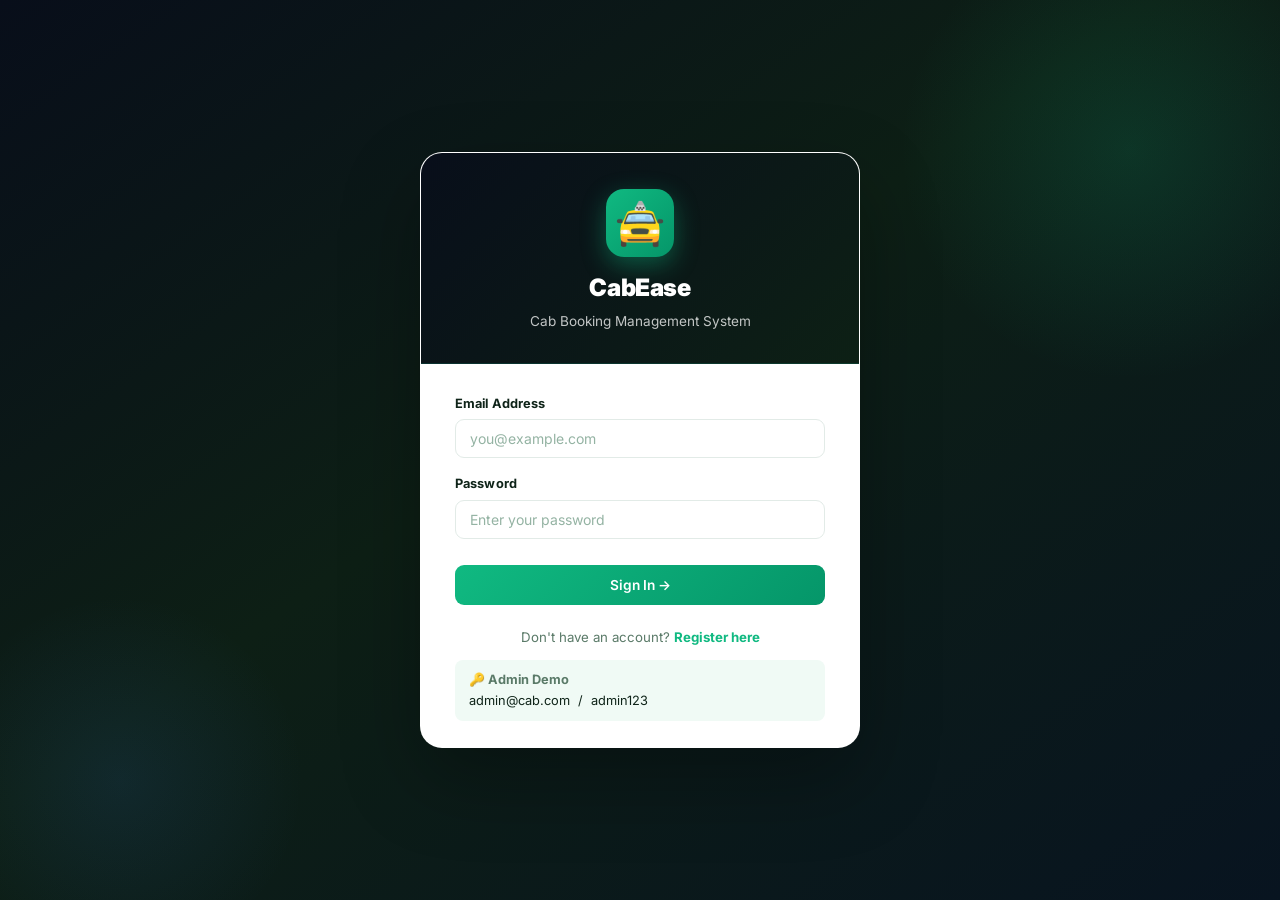
<file: index.html>
<!DOCTYPE html>
<html lang="en">

<head>
    <meta charset="UTF-8" />
    <meta name="viewport" content="width=device-width, initial-scale=1.0" />
    <title>CabEase — Login</title>
    <meta name="description" content="Login to CabEase Cab Booking System" />
    <link rel="stylesheet" href="style.css" />
</head>

<body>
    <div class="auth-page">
        <div class="auth-card">
            <div class="auth-header">
                <div class="auth-logo">🚖</div>
                <h1 class="auth-title">CabEase</h1>
                <p class="auth-subtitle">Cab Booking Management System</p>
            </div>
            <div class="auth-body">
                <div id="alertBox" class="alert alert-danger" style="display:none;"></div>
                <form id="loginForm" novalidate>
                    <div class="form-group">
                        <label for="email">Email Address</label>
                        <input type="email" id="email" placeholder="you@example.com" required autocomplete="email" />
                    </div>
                    <div class="form-group">
                        <label for="password">Password</label>
                        <input type="password" id="password" placeholder="Enter your password" required />
                    </div>
                    <button type="submit" class="btn btn-primary w-100 justify-center"
                        style="margin-top:10px;padding:12px;" id="loginBtn">
                        Sign In →
                    </button>
                </form>
            </div>
            <div class="auth-footer">
                Don't have an account? <a href="register.html">Register here</a>
                <br style="margin-bottom:8px;" />
                <div
                    style="background:#f0faf5;border-radius:8px;padding:10px 14px;margin-top:12px;text-align:left;font-size:.8rem;">
                    <span style="color:var(--text-muted);font-weight:700;">🔑 Admin Demo</span><br />
                    <span style="color:var(--text);">admin@cab.com &nbsp;/&nbsp; admin123</span>
                </div>
            </div>
        </div>
    </div>

    <script src="db.js"></script>
    <script src="auth.js"></script>
    <script>
        document.addEventListener('DOMContentLoaded', () => {
            Auth.redirectIfLoggedIn();
            document.getElementById('loginForm').addEventListener('submit', (e) => {
                e.preventDefault();
                const email = document.getElementById('email').value.trim();
                const password = document.getElementById('password').value;
                const alertBox = document.getElementById('alertBox');
                const btn = document.getElementById('loginBtn');

                alertBox.style.display = 'none';
                btn.textContent = 'Signing in…';
                btn.disabled = true;

                setTimeout(() => {
                    const result = Auth.login(email, password);
                    if (result.success) {
                        const user = result.user;
                        window.location.href = user.role === 'admin' ? 'admin-dashboard.html' : 'book-cab.html';
                    } else {
                        alertBox.textContent = result.message;
                        alertBox.style.display = 'flex';
                        btn.textContent = 'Sign In →';
                        btn.disabled = false;
                    }
                }, 300);
            });
        });
    </script>
</body>

</html>


<!-- comments -->
</file>
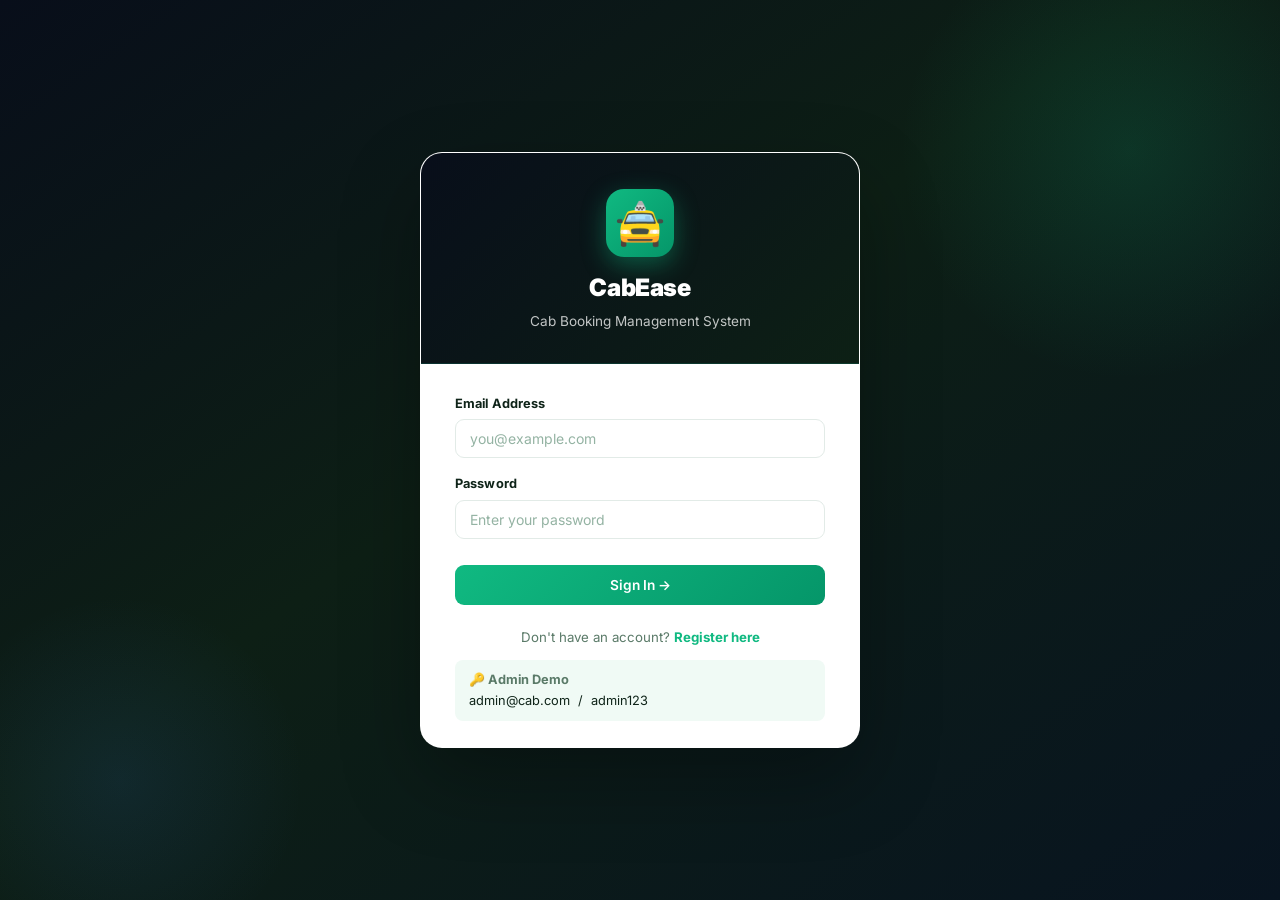
<file: admin-bookings.html>
<!DOCTYPE html>
<html lang="en">

<head>
    <meta charset="UTF-8" />
    <meta name="viewport" content="width=device-width, initial-scale=1.0" />
    <title>CabEase — Manage Bookings</title>
    <meta name="description" content="Admin page to manage and assign cab bookings" />
    <link rel="stylesheet" href="style.css" />
</head>

<body>
    <div class="app-shell">
        <aside id="sidebar"></aside>
        <div class="main-content">
            <header id="topbar"></header>
            <main class="page-body">
                <div class="section-header">
                    <h2 class="section-title">Manage Bookings</h2>
                    <select id="filterStatus" class="btn btn-outline"
                        style="padding:8px 14px;font-size:.82rem;cursor:pointer;">
                        <option value="">All Statuses</option>
                        <option value="Pending">Pending</option>
                        <option value="Assigned">Assigned</option>
                        <option value="Completed">Completed</option>
                    </select>
                </div>

                <div class="card">
                    <div class="table-wrapper">
                        <table>
                            <thead>
                                <tr>
                                    <th>#</th>
                                    <th>Customer</th>
                                    <th>Phone</th>
                                    <th>Pickup</th>
                                    <th>Drop</th>
                                    <th>Date</th>
                                    <th>Cab No.</th>
                                    <th>Driver</th>
                                    <th>Status</th>
                                    <th>Actions</th>
                                </tr>
                            </thead>
                            <tbody id="bookingsBody"></tbody>
                        </table>
                    </div>
                </div>
            </main>
        </div>
    </div>

    <!-- Edit Modal (same as dashboard) -->
    <div class="modal-overlay" id="editModal">
        <div class="modal">
            <div class="modal-header">
                <h3 class="modal-title">✏️ Edit Booking</h3>
                <button class="modal-close" onclick="closeModal()">✕</button>
            </div>
            <div class="modal-body">
                <input type="hidden" id="editId" />
                <div class="form-row">
                    <div class="form-group">
                        <label>Customer Name</label>
                        <input type="text" id="editCustomer" readonly style="background:#f8fafc;" />
                    </div>
                    <div class="form-group">
                        <label>Booking Date</label>
                        <input type="date" id="editDate" />
                    </div>
                </div>
                <div class="form-row">
                    <div class="form-group">
                        <label>Pickup Location</label>
                        <input type="text" id="editPickup" />
                    </div>
                    <div class="form-group">
                        <label>Drop Location</label>
                        <input type="text" id="editDrop" />
                    </div>
                </div>
                <div class="form-row">
                    <div class="form-group">
                        <label>Assign Cab</label>
                        <select id="editCab">
                            <option value="">— Select Cab —</option>
                        </select>
                    </div>
                    <div class="form-group">
                        <label>Assign Driver</label>
                        <select id="editDriver">
                            <option value="">— Select Driver —</option>
                        </select>
                    </div>
                </div>
                <div class="form-group">
                    <label>Status</label>
                    <select id="editStatus">
                        <option value="Pending">Pending</option>
                        <option value="Assigned">Assigned</option>
                        <option value="Completed">Completed</option>
                    </select>
                </div>
                <div id="modalAlert" class="alert" style="display:none;"></div>
            </div>
            <div class="modal-footer">
                <button class="btn btn-outline" onclick="closeModal()">Cancel</button>
                <button class="btn btn-primary" onclick="saveEdit()">💾 Save Changes</button>
            </div>
        </div>
    </div>

    <script src="db.js"></script>
    <script src="auth.js"></script>
    <script src="sidebar.js"></script>
    <script>
        document.addEventListener('DOMContentLoaded', () => {
            Auth.requireAuth('admin');
            Sidebar.render();
            Sidebar.renderTopbar('Manage Bookings');
            renderTable();
            document.getElementById('filterStatus').addEventListener('change', renderTable);
        });

        const statusClass = { Pending: 'pending', Assigned: 'assigned', Completed: 'completed' };

        function renderTable() {
            const filter = document.getElementById('filterStatus').value;
            let bookings = DB.getAll('bookings');
            if (filter) bookings = bookings.filter(b => b.status === filter);

            const tbody = document.getElementById('bookingsBody');
            if (!bookings.length) {
                tbody.innerHTML = '<tr class="empty-row"><td colspan="10">No bookings found.</td></tr>';
                return;
            }
            tbody.innerHTML = bookings.map((b, i) => `
        <tr>
          <td class="text-muted text-sm">${i + 1}</td>
          <td class="fw-600">${b.customer_name}</td>
          <td class="text-muted">${b.phone}</td>
          <td title="${b.pickup_location}" style="max-width:130px;overflow:hidden;text-overflow:ellipsis;white-space:nowrap;">${b.pickup_location}</td>
          <td title="${b.drop_location}" style="max-width:130px;overflow:hidden;text-overflow:ellipsis;white-space:nowrap;">${b.drop_location}</td>
          <td>${b.booking_date}</td>
          <td>${b.cab_number || '<span class="text-muted">—</span>'}</td>
          <td>${b.driver_name || '<span class="text-muted">—</span>'}</td>
          <td><span class="badge badge-${statusClass[b.status] || 'pending'}">${b.status}</span></td>
          <td>
            <button class="btn btn-sm btn-outline" onclick="openEdit('${b.id}')">✏️ Edit</button>
            <button class="btn btn-sm btn-danger" onclick="deleteBooking('${b.id}')" style="margin-left:6px;">🗑</button>
          </td>
        </tr>
      `).join('');
        }

        function deleteBooking(id) {
            if (!confirm('Delete this booking?')) return;
            DB.remove('bookings', id);
            renderTable();
        }

        function openEdit(id) {
            const b = DB.getById('bookings', id);
            if (!b) return;
            document.getElementById('editId').value = b.id;
            document.getElementById('editCustomer').value = b.customer_name;
            document.getElementById('editDate').value = b.booking_date;
            document.getElementById('editPickup').value = b.pickup_location;
            document.getElementById('editDrop').value = b.drop_location;
            document.getElementById('editStatus').value = b.status;

            const cabs = DB.getAll('cabs');
            document.getElementById('editCab').innerHTML =
                '<option value="">— Select Cab —</option>' +
                cabs.map(c => `<option value="${c.cab_number}" ${c.cab_number === b.cab_number ? 'selected' : ''}>${c.cab_number} (${c.cab_type})</option>`).join('');

            const drivers = DB.getAll('drivers');
            document.getElementById('editDriver').innerHTML =
                '<option value="">— Select Driver —</option>' +
                drivers.map(d => `<option value="${d.driver_name}" ${d.driver_name === b.driver_name ? 'selected' : ''}>${d.driver_name}</option>`).join('');

            document.getElementById('modalAlert').style.display = 'none';
            document.getElementById('editModal').classList.add('open');
        }

        function closeModal() { document.getElementById('editModal').classList.remove('open'); }

        function saveEdit() {
            const id = document.getElementById('editId').value;
            const pickup = document.getElementById('editPickup').value.trim();
            const drop = document.getElementById('editDrop').value.trim();
            const date = document.getElementById('editDate').value;

            if (!pickup || !drop || !date) {
                const a = document.getElementById('modalAlert');
                a.className = 'alert alert-danger';
                a.textContent = 'Pickup, Drop, and Date are required.';
                a.style.display = 'flex';
                return;
            }
            DB.update('bookings', id, {
                pickup_location: pickup,
                drop_location: drop,
                booking_date: date,
                cab_number: document.getElementById('editCab').value,
                driver_name: document.getElementById('editDriver').value,
                status: document.getElementById('editStatus').value,
            });
            closeModal();
            renderTable();
        }

        document.getElementById('editModal').addEventListener('click', e => { if (e.target === e.currentTarget) closeModal(); });
    </script>
</body>

</html>
</file>
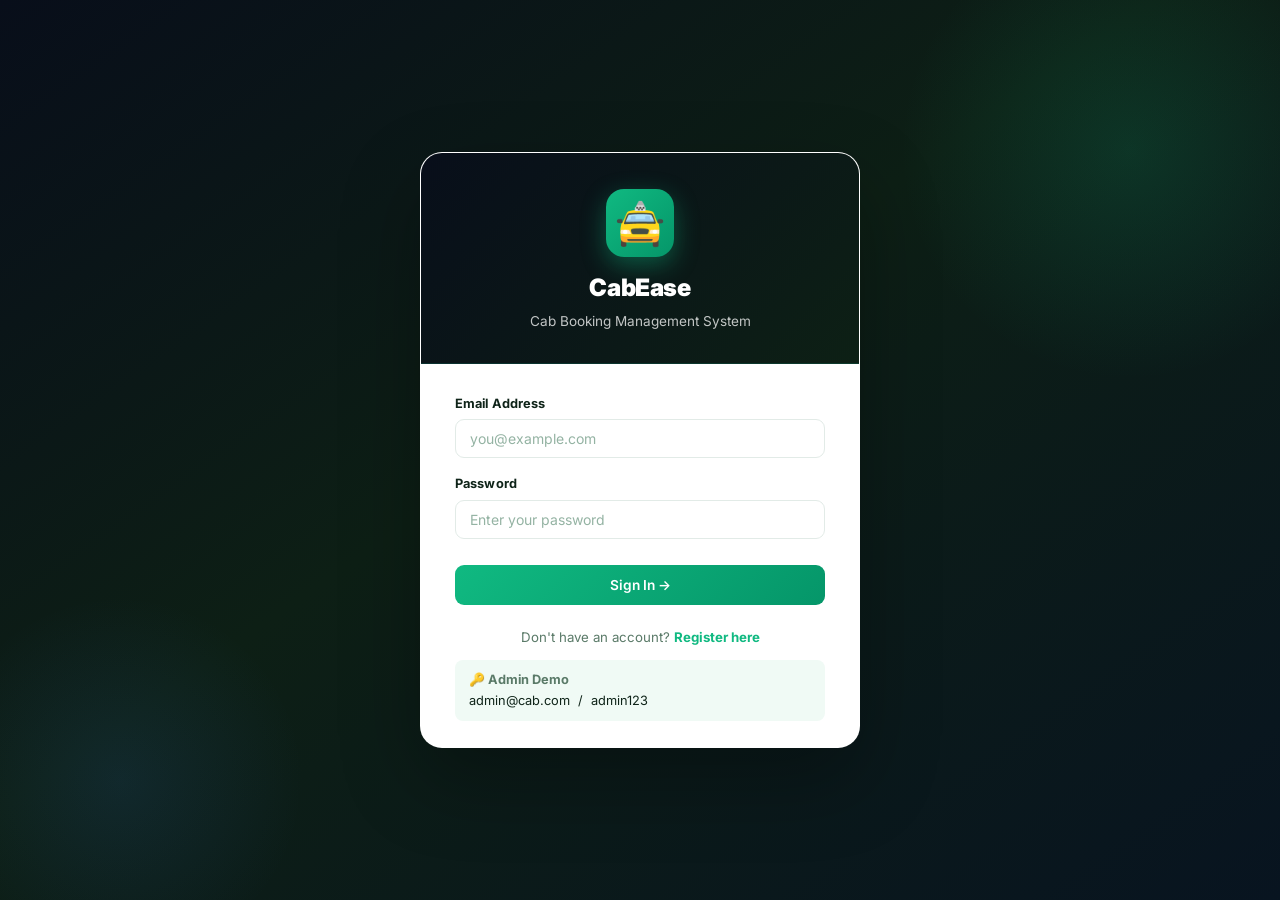
<file: admin-cabs.html>
<!DOCTYPE html>
<html lang="en">

<head>
    <meta charset="UTF-8" />
    <meta name="viewport" content="width=device-width, initial-scale=1.0" />
    <title>CabEase — Manage Cabs</title>
    <meta name="description" content="Admin page to add and manage cabs" />
    <link rel="stylesheet" href="style.css" />
</head>

<body>
    <div class="app-shell">
        <aside id="sidebar"></aside>
        <div class="main-content">
            <header id="topbar"></header>
            <main class="page-body">
                <div class="section-header">
                    <h2 class="section-title">Manage Cabs</h2>
                    <button class="btn btn-primary" onclick="openModal()">+ Add Cab</button>
                </div>

                <div class="card">
                    <div class="table-wrapper">
                        <table>
                            <thead>
                                <tr>
                                    <th>#</th>
                                    <th>Cab Number</th>
                                    <th>Cab Type</th>
                                    <th>Availability</th>
                                    <th>Actions</th>
                                </tr>
                            </thead>
                            <tbody id="cabsBody"></tbody>
                        </table>
                    </div>
                </div>
            </main>
        </div>
    </div>

    <!-- Add/Edit Cab Modal -->
    <div class="modal-overlay" id="cabModal">
        <div class="modal">
            <div class="modal-header">
                <h3 class="modal-title" id="modalTitle">Add Cab</h3>
                <button class="modal-close" onclick="closeModal()">✕</button>
            </div>
            <div class="modal-body">
                <input type="hidden" id="editId" />
                <div class="form-group">
                    <label for="cab_number">Cab Number <span style="color:var(--danger)">*</span></label>
                    <input type="text" id="cab_number" placeholder="e.g. KA01AB1234" />
                </div>
                <div class="form-row">
                    <div class="form-group">
                        <label for="cab_type">Cab Type <span style="color:var(--danger)">*</span></label>
                        <select id="cab_type">
                            <option value="Mini">Mini</option>
                            <option value="Sedan">Sedan</option>
                            <option value="SUV">SUV</option>
                        </select>
                    </div>
                    <div class="form-group">
                        <label for="availability">Availability</label>
                        <select id="availability">
                            <option value="Available">Available</option>
                            <option value="Not Available">Not Available</option>
                        </select>
                    </div>
                </div>
                <div id="modalAlert" class="alert" style="display:none;"></div>
            </div>
            <div class="modal-footer">
                <button class="btn btn-outline" onclick="closeModal()">Cancel</button>
                <button class="btn btn-primary" onclick="saveCab()">💾 Save Cab</button>
            </div>
        </div>
    </div>

    <script src="db.js"></script>
    <script src="auth.js"></script>
    <script src="sidebar.js"></script>
    <script>
        document.addEventListener('DOMContentLoaded', () => {
            Auth.requireAuth('admin');
            Sidebar.render();
            Sidebar.renderTopbar('Manage Cabs');
            renderTable();
        });

        function renderTable() {
            const cabs = DB.getAll('cabs');
            const tbody = document.getElementById('cabsBody');

            if (!cabs.length) {
                tbody.innerHTML = '<tr class="empty-row"><td colspan="5">No cabs found. Add your first cab!</td></tr>';
                return;
            }

            const availBadge = a => `<span class="badge badge-${a === 'Available' ? 'available' : 'not-available'}">${a}</span>`;
            const typeBadge = t => {
                const map = { Mini: 'blue', Sedan: 'assigned', SUV: 'orange' };
                return `<span class="badge badge-${map[t] || 'pending'}">${t}</span>`;
            };

            tbody.innerHTML = cabs.map((c, i) => `
        <tr>
          <td class="text-muted text-sm">${i + 1}</td>
          <td class="fw-600" style="font-family:monospace;letter-spacing:.5px;">${c.cab_number}</td>
          <td>${typeBadge(c.cab_type)}</td>
          <td>${availBadge(c.availability)}</td>
          <td>
            <button class="btn btn-sm btn-outline" onclick="openEditModal('${c.id}')">✏️ Edit</button>
            <button class="btn btn-sm btn-danger" onclick="deleteCab('${c.id}')" style="margin-left:6px;">🗑</button>
          </td>
        </tr>
      `).join('');
        }

        function openModal() {
            document.getElementById('editId').value = '';
            document.getElementById('cab_number').value = '';
            document.getElementById('cab_type').value = 'Mini';
            document.getElementById('availability').value = 'Available';
            document.getElementById('cab_number').removeAttribute('readonly');
            document.getElementById('modalTitle').textContent = 'Add Cab';
            document.getElementById('modalAlert').style.display = 'none';
            document.getElementById('cabModal').classList.add('open');
        }

        function openEditModal(id) {
            const c = DB.getById('cabs', id);
            if (!c) return;
            document.getElementById('editId').value = c.id;
            document.getElementById('cab_number').value = c.cab_number;
            document.getElementById('cab_type').value = c.cab_type;
            document.getElementById('availability').value = c.availability;
            // Don't allow changing cab number on edit
            document.getElementById('cab_number').setAttribute('readonly', true);
            document.getElementById('modalTitle').textContent = 'Edit Cab';
            document.getElementById('modalAlert').style.display = 'none';
            document.getElementById('cabModal').classList.add('open');
        }

        function closeModal() { document.getElementById('cabModal').classList.remove('open'); }

        function saveCab() {
            const id = document.getElementById('editId').value;
            const cab_number = document.getElementById('cab_number').value.trim();
            const cab_type = document.getElementById('cab_type').value;
            const availability = document.getElementById('availability').value;

            if (!cab_number) {
                const a = document.getElementById('modalAlert');
                a.className = 'alert alert-danger';
                a.textContent = 'Cab number is required.';
                a.style.display = 'flex';
                return;
            }

            if (!id) {
                // Check duplicate cab number
                const existing = DB.findOne('cabs', c => c.cab_number === cab_number);
                if (existing) {
                    const a = document.getElementById('modalAlert');
                    a.className = 'alert alert-danger';
                    a.textContent = 'A cab with this number already exists.';
                    a.style.display = 'flex';
                    return;
                }
                DB.create('cabs', { cab_number, cab_type, availability });
            } else {
                DB.update('cabs', id, { cab_type, availability });
            }
            closeModal();
            renderTable();
        }

        function deleteCab(id) {
            if (!confirm('Delete this cab?')) return;
            DB.remove('cabs', id);
            renderTable();
        }

        document.getElementById('cabModal').addEventListener('click', e => { if (e.target === e.currentTarget) closeModal(); });
    </script>
</body>

</html>
</file>
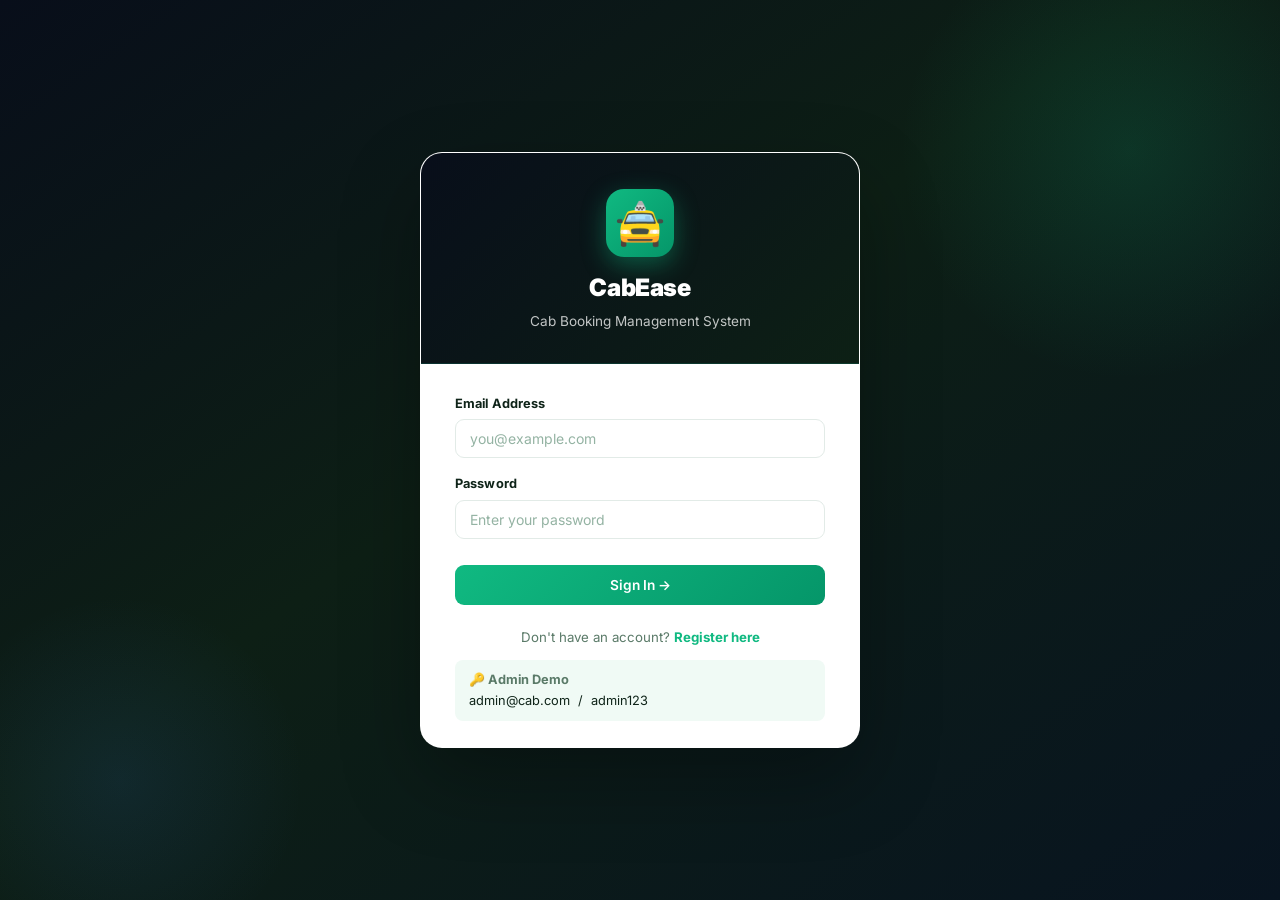
<file: admin-dashboard.html>
<!DOCTYPE html>
<html lang="en">

<head>
    <meta charset="UTF-8" />
    <meta name="viewport" content="width=device-width, initial-scale=1.0" />
    <title>CabEase — Admin Dashboard</title>
    <meta name="description" content="CabEase Admin Dashboard — manage all bookings" />
    <link rel="stylesheet" href="style.css" />
</head>

<body>
    <div class="app-shell">
        <aside id="sidebar"></aside>
        <div class="main-content">
            <header id="topbar"></header>
            <main class="page-body">

                <!-- KPI Cards -->
                <div class="kpi-grid" id="kpiGrid"></div>

                <!-- Bookings Table -->
                <div class="section-header">
                    <h2 class="section-title">All Bookings</h2>
                    <div style="display:flex;gap:10px;align-items:center;">
                        <select id="filterStatus" class="btn btn-outline"
                            style="padding:8px 14px;font-size:.82rem;cursor:pointer;">
                            <option value="">All Statuses</option>
                            <option value="Pending">Pending</option>
                            <option value="Assigned">Assigned</option>
                            <option value="Completed">Completed</option>
                        </select>
                    </div>
                </div>

                <div class="card">
                    <div class="table-wrapper">
                        <table>
                            <thead>
                                <tr>
                                    <th>#</th>
                                    <th>Customer</th>
                                    <th>Phone</th>
                                    <th>Pickup</th>
                                    <th>Drop</th>
                                    <th>Date</th>
                                    <th>Cab No.</th>
                                    <th>Driver</th>
                                    <th>Status</th>
                                    <th>Actions</th>
                                </tr>
                            </thead>
                            <tbody id="bookingsBody"></tbody>
                        </table>
                    </div>
                </div>

            </main>
        </div>
    </div>

    <!-- Edit Booking Modal -->
    <div class="modal-overlay" id="editModal">
        <div class="modal">
            <div class="modal-header">
                <h3 class="modal-title">✏️ Edit Booking</h3>
                <button class="modal-close" onclick="closeModal()">✕</button>
            </div>
            <div class="modal-body">
                <input type="hidden" id="editId" />
                <div class="form-row">
                    <div class="form-group">
                        <label>Customer Name</label>
                        <input type="text" id="editCustomer" readonly style="background:#f8fafc;" />
                    </div>
                    <div class="form-group">
                        <label>Booking Date</label>
                        <input type="date" id="editDate" />
                    </div>
                </div>
                <div class="form-row">
                    <div class="form-group">
                        <label>Pickup Location</label>
                        <input type="text" id="editPickup" />
                    </div>
                    <div class="form-group">
                        <label>Drop Location</label>
                        <input type="text" id="editDrop" />
                    </div>
                </div>
                <div class="form-row">
                    <div class="form-group">
                        <label>Assign Cab</label>
                        <select id="editCab">
                            <option value="">— Select Cab —</option>
                        </select>
                    </div>
                    <div class="form-group">
                        <label>Assign Driver</label>
                        <select id="editDriver">
                            <option value="">— Select Driver —</option>
                        </select>
                    </div>
                </div>
                <div class="form-group">
                    <label>Status</label>
                    <select id="editStatus">
                        <option value="Pending">Pending</option>
                        <option value="Assigned">Assigned</option>
                        <option value="Completed">Completed</option>
                    </select>
                </div>
                <div id="modalAlert" class="alert" style="display:none;"></div>
            </div>
            <div class="modal-footer">
                <button class="btn btn-outline" onclick="closeModal()">Cancel</button>
                <button class="btn btn-primary" onclick="saveEdit()">💾 Save Changes</button>
            </div>
        </div>
    </div>

    <script src="db.js"></script>
    <script src="auth.js"></script>
    <script src="sidebar.js"></script>
    <script>
        document.addEventListener('DOMContentLoaded', () => {
            Auth.requireAuth('admin');
            Sidebar.render();
            Sidebar.renderTopbar('Dashboard');

            renderKPIs();
            renderTable();

            document.getElementById('filterStatus').addEventListener('change', renderTable);
        });

        function renderKPIs() {
            const bookings = DB.getAll('bookings');
            const payments = DB.getAll('payments');
            const revenue = payments.filter(p => p.payment_status === 'Paid').reduce((s, p) => s + Number(p.amount || 0), 0);

            document.getElementById('kpiGrid').innerHTML = `
        <div class="kpi-card">
          <div class="kpi-icon purple">📋</div>
          <div>
            <div class="kpi-value">${bookings.length}</div>
            <div class="kpi-label">Total Bookings</div>
          </div>
        </div>
        <div class="kpi-card">
          <div class="kpi-icon orange">⏳</div>
          <div>
            <div class="kpi-value">${bookings.filter(b => b.status === 'Pending').length}</div>
            <div class="kpi-label">Pending</div>
          </div>
        </div>
        <div class="kpi-card">
          <div class="kpi-icon green">✅</div>
          <div>
            <div class="kpi-value">${bookings.filter(b => b.status === 'Completed').length}</div>
            <div class="kpi-label">Completed</div>
          </div>
        </div>
        <div class="kpi-card">
          <div class="kpi-icon blue">💰</div>
          <div>
            <div class="kpi-value">₹${revenue.toLocaleString('en-IN')}</div>
            <div class="kpi-label">Revenue Collected</div>
          </div>
        </div>
      `;
        }

        function renderTable() {
            const filter = document.getElementById('filterStatus').value;
            let bookings = DB.getAll('bookings');
            if (filter) bookings = bookings.filter(b => b.status === filter);

            const statusClass = { Pending: 'pending', Assigned: 'assigned', Completed: 'completed' };
            const tbody = document.getElementById('bookingsBody');

            if (!bookings.length) {
                tbody.innerHTML = '<tr class="empty-row"><td colspan="10">No bookings found.</td></tr>';
                return;
            }

            tbody.innerHTML = bookings.map((b, i) => `
        <tr>
          <td class="text-muted text-sm">${i + 1}</td>
          <td class="fw-600">${b.customer_name}</td>
          <td class="text-muted">${b.phone}</td>
          <td style="max-width:140px;overflow:hidden;text-overflow:ellipsis;white-space:nowrap;" title="${b.pickup_location}">${b.pickup_location}</td>
          <td style="max-width:140px;overflow:hidden;text-overflow:ellipsis;white-space:nowrap;" title="${b.drop_location}">${b.drop_location}</td>
          <td>${b.booking_date}</td>
          <td>${b.cab_number || '<span class="text-muted">—</span>'}</td>
          <td>${b.driver_name || '<span class="text-muted">—</span>'}</td>
          <td><span class="badge badge-${statusClass[b.status] || 'pending'}">${b.status}</span></td>
          <td>
            <button class="btn btn-sm btn-outline" onclick="openEdit('${b.id}')">✏️ Edit</button>
          </td>
        </tr>
      `).join('');
        }

        function openEdit(id) {
            const b = DB.getById('bookings', id);
            if (!b) return;

            document.getElementById('editId').value = b.id;
            document.getElementById('editCustomer').value = b.customer_name;
            document.getElementById('editDate').value = b.booking_date;
            document.getElementById('editPickup').value = b.pickup_location;
            document.getElementById('editDrop').value = b.drop_location;
            document.getElementById('editStatus').value = b.status;

            // Populate cabs
            const cabs = DB.getAll('cabs');
            document.getElementById('editCab').innerHTML =
                '<option value="">— Select Cab —</option>' +
                cabs.map(c => `<option value="${c.cab_number}" ${c.cab_number === b.cab_number ? 'selected' : ''}>${c.cab_number} (${c.cab_type})</option>`).join('');

            // Populate drivers
            const drivers = DB.getAll('drivers');
            document.getElementById('editDriver').innerHTML =
                '<option value="">— Select Driver —</option>' +
                drivers.map(d => `<option value="${d.driver_name}" ${d.driver_name === b.driver_name ? 'selected' : ''}>${d.driver_name}</option>`).join('');

            document.getElementById('modalAlert').style.display = 'none';
            document.getElementById('editModal').classList.add('open');
        }

        function closeModal() {
            document.getElementById('editModal').classList.remove('open');
        }

        function saveEdit() {
            const id = document.getElementById('editId').value;
            const pickup = document.getElementById('editPickup').value.trim();
            const drop = document.getElementById('editDrop').value.trim();
            const date = document.getElementById('editDate').value;
            const cab = document.getElementById('editCab').value;
            const driver = document.getElementById('editDriver').value;
            const status = document.getElementById('editStatus').value;

            if (!pickup || !drop || !date) {
                const alertEl = document.getElementById('modalAlert');
                alertEl.className = 'alert alert-danger';
                alertEl.textContent = 'Pickup, Drop, and Date are required.';
                alertEl.style.display = 'flex';
                return;
            }

            DB.update('bookings', id, {
                pickup_location: pickup,
                drop_location: drop,
                booking_date: date,
                cab_number: cab,
                driver_name: driver,
                status
            });

            closeModal();
            renderKPIs();
            renderTable();
        }

        // Close modal on overlay click
        document.getElementById('editModal').addEventListener('click', (e) => {
            if (e.target === e.currentTarget) closeModal();
        });
    </script>
</body>

</html>
</file>
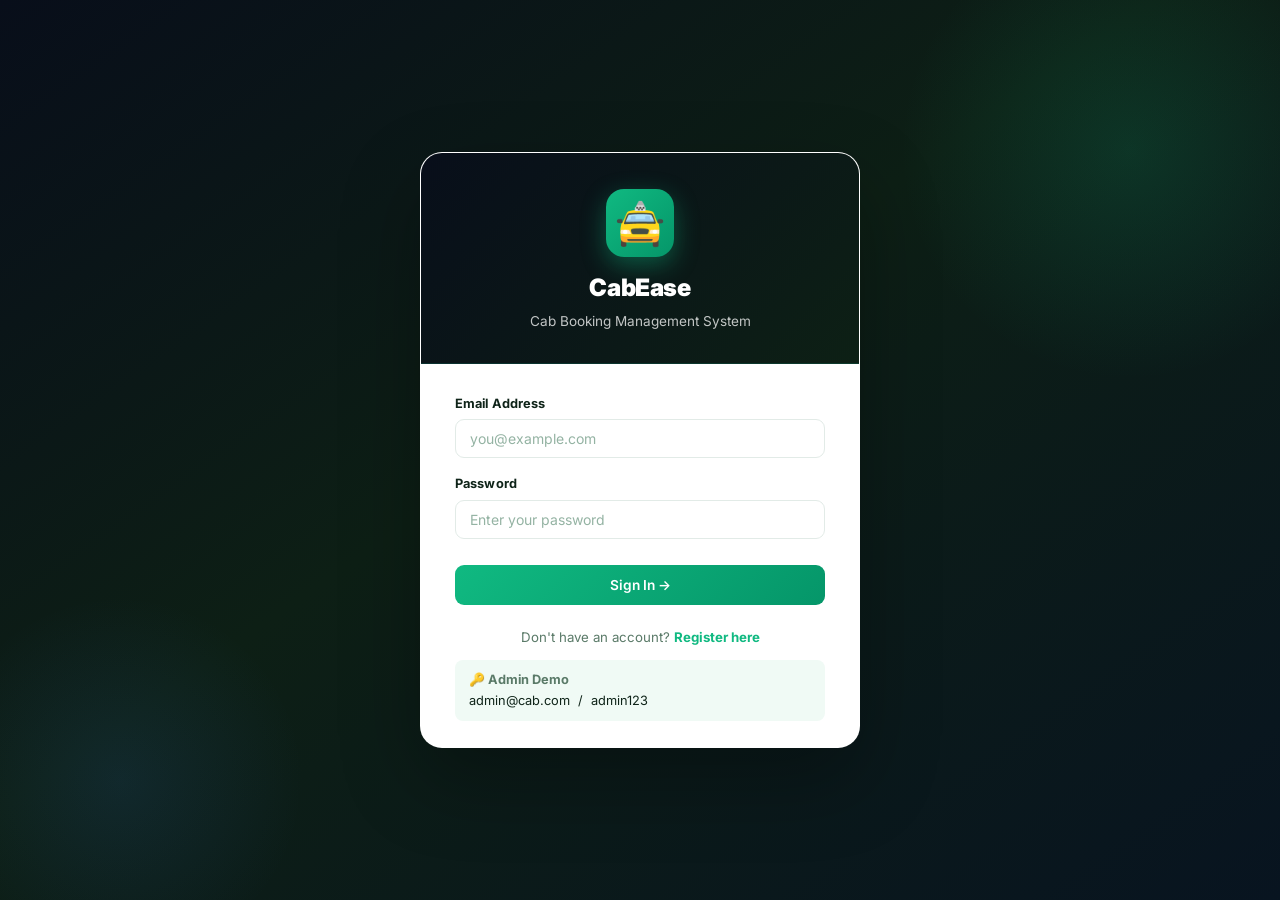
<file: admin-drivers.html>
<!DOCTYPE html>
<html lang="en">

<head>
    <meta charset="UTF-8" />
    <meta name="viewport" content="width=device-width, initial-scale=1.0" />
    <title>CabEase — Manage Drivers</title>
    <meta name="description" content="Admin page to add and manage cab drivers" />
    <link rel="stylesheet" href="style.css" />
</head>

<body>
    <div class="app-shell">
        <aside id="sidebar"></aside>
        <div class="main-content">
            <header id="topbar"></header>
            <main class="page-body">
                <div class="section-header">
                    <h2 class="section-title">Manage Drivers</h2>
                    <button class="btn btn-primary" onclick="openModal()">+ Add Driver</button>
                </div>

                <div class="card">
                    <div class="table-wrapper">
                        <table>
                            <thead>
                                <tr>
                                    <th>#</th>
                                    <th>Driver Name</th>
                                    <th>Phone</th>
                                    <th>License No.</th>
                                    <th>Cab Number</th>
                                    <th>Status</th>
                                    <th>Actions</th>
                                </tr>
                            </thead>
                            <tbody id="driversBody"></tbody>
                        </table>
                    </div>
                </div>
            </main>
        </div>
    </div>

    <!-- Add/Edit Driver Modal -->
    <div class="modal-overlay" id="driverModal">
        <div class="modal">
            <div class="modal-header">
                <h3 class="modal-title" id="modalTitle">Add Driver</h3>
                <button class="modal-close" onclick="closeModal()">✕</button>
            </div>
            <div class="modal-body">
                <input type="hidden" id="editId" />
                <div class="form-row">
                    <div class="form-group">
                        <label for="driver_name">Driver Name <span style="color:var(--danger)">*</span></label>
                        <input type="text" id="driver_name" placeholder="Full name" />
                    </div>
                    <div class="form-group">
                        <label for="phone">Phone <span style="color:var(--danger)">*</span></label>
                        <input type="text" id="phone" placeholder="10-digit number" />
                    </div>
                </div>
                <div class="form-row">
                    <div class="form-group">
                        <label for="license_no">License Number <span style="color:var(--danger)">*</span></label>
                        <input type="text" id="license_no" placeholder="e.g. DL012345" />
                    </div>
                    <div class="form-group">
                        <label for="cab_number">Cab Number</label>
                        <select id="cab_number">
                            <option value="">— Select Cab —</option>
                        </select>
                    </div>
                </div>
                <div class="form-group">
                    <label for="status">Status</label>
                    <select id="status">
                        <option value="Available">Available</option>
                        <option value="Busy">Busy</option>
                    </select>
                </div>
                <div id="modalAlert" class="alert" style="display:none;"></div>
            </div>
            <div class="modal-footer">
                <button class="btn btn-outline" onclick="closeModal()">Cancel</button>
                <button class="btn btn-primary" onclick="saveDriver()">💾 Save Driver</button>
            </div>
        </div>
    </div>

    <script src="db.js"></script>
    <script src="auth.js"></script>
    <script src="sidebar.js"></script>
    <script>
        document.addEventListener('DOMContentLoaded', () => {
            Auth.requireAuth('admin');
            Sidebar.render();
            Sidebar.renderTopbar('Manage Drivers');
            renderTable();
        });

        function renderTable() {
            const drivers = DB.getAll('drivers');
            const tbody = document.getElementById('driversBody');

            if (!drivers.length) {
                tbody.innerHTML = '<tr class="empty-row"><td colspan="7">No drivers found. Add your first driver!</td></tr>';
                return;
            }

            const statusBadge = s => `<span class="badge badge-${s === 'Available' ? 'available' : 'busy'}">${s}</span>`;

            tbody.innerHTML = drivers.map((d, i) => `
        <tr>
          <td class="text-muted text-sm">${i + 1}</td>
          <td class="fw-600">${d.driver_name}</td>
          <td class="text-muted">${d.phone}</td>
          <td style="font-family:monospace;">${d.license_no}</td>
          <td>${d.cab_number || '<span class="text-muted">—</span>'}</td>
          <td>${statusBadge(d.status)}</td>
          <td>
            <button class="btn btn-sm btn-outline" onclick="openEditModal('${d.id}')">✏️ Edit</button>
            <button class="btn btn-sm btn-danger" onclick="deleteDriver('${d.id}')" style="margin-left:6px;">🗑</button>
          </td>
        </tr>
      `).join('');
        }

        function populateCabs(selected = '') {
            const cabs = DB.getAll('cabs');
            document.getElementById('cab_number').innerHTML =
                '<option value="">— Select Cab —</option>' +
                cabs.map(c => `<option value="${c.cab_number}" ${c.cab_number === selected ? 'selected' : ''}>${c.cab_number} (${c.cab_type})</option>`).join('');
        }

        function openModal() {
            document.getElementById('editId').value = '';
            document.getElementById('driver_name').value = '';
            document.getElementById('phone').value = '';
            document.getElementById('license_no').value = '';
            document.getElementById('status').value = 'Available';
            document.getElementById('modalTitle').textContent = 'Add Driver';
            document.getElementById('modalAlert').style.display = 'none';
            populateCabs();
            document.getElementById('driverModal').classList.add('open');
        }

        function openEditModal(id) {
            const d = DB.getById('drivers', id);
            if (!d) return;
            document.getElementById('editId').value = d.id;
            document.getElementById('driver_name').value = d.driver_name;
            document.getElementById('phone').value = d.phone;
            document.getElementById('license_no').value = d.license_no;
            document.getElementById('status').value = d.status;
            document.getElementById('modalTitle').textContent = 'Edit Driver';
            document.getElementById('modalAlert').style.display = 'none';
            populateCabs(d.cab_number);
            document.getElementById('driverModal').classList.add('open');
        }

        function closeModal() { document.getElementById('driverModal').classList.remove('open'); }

        function saveDriver() {
            const id = document.getElementById('editId').value;
            const driver_name = document.getElementById('driver_name').value.trim();
            const phone = document.getElementById('phone').value.trim();
            const license_no = document.getElementById('license_no').value.trim();
            const cab_number = document.getElementById('cab_number').value;
            const status = document.getElementById('status').value;

            if (!driver_name || !phone || !license_no) {
                const a = document.getElementById('modalAlert');
                a.className = 'alert alert-danger';
                a.textContent = 'Driver Name, Phone, and License are required.';
                a.style.display = 'flex';
                return;
            }

            if (id) {
                DB.update('drivers', id, { driver_name, phone, license_no, cab_number, status });
            } else {
                DB.create('drivers', { driver_name, phone, license_no, cab_number, status });
            }
            closeModal();
            renderTable();
        }

        function deleteDriver(id) {
            if (!confirm('Delete this driver?')) return;
            DB.remove('drivers', id);
            renderTable();
        }

        document.getElementById('driverModal').addEventListener('click', e => { if (e.target === e.currentTarget) closeModal(); });
    </script>
</body>

</html>
</file>
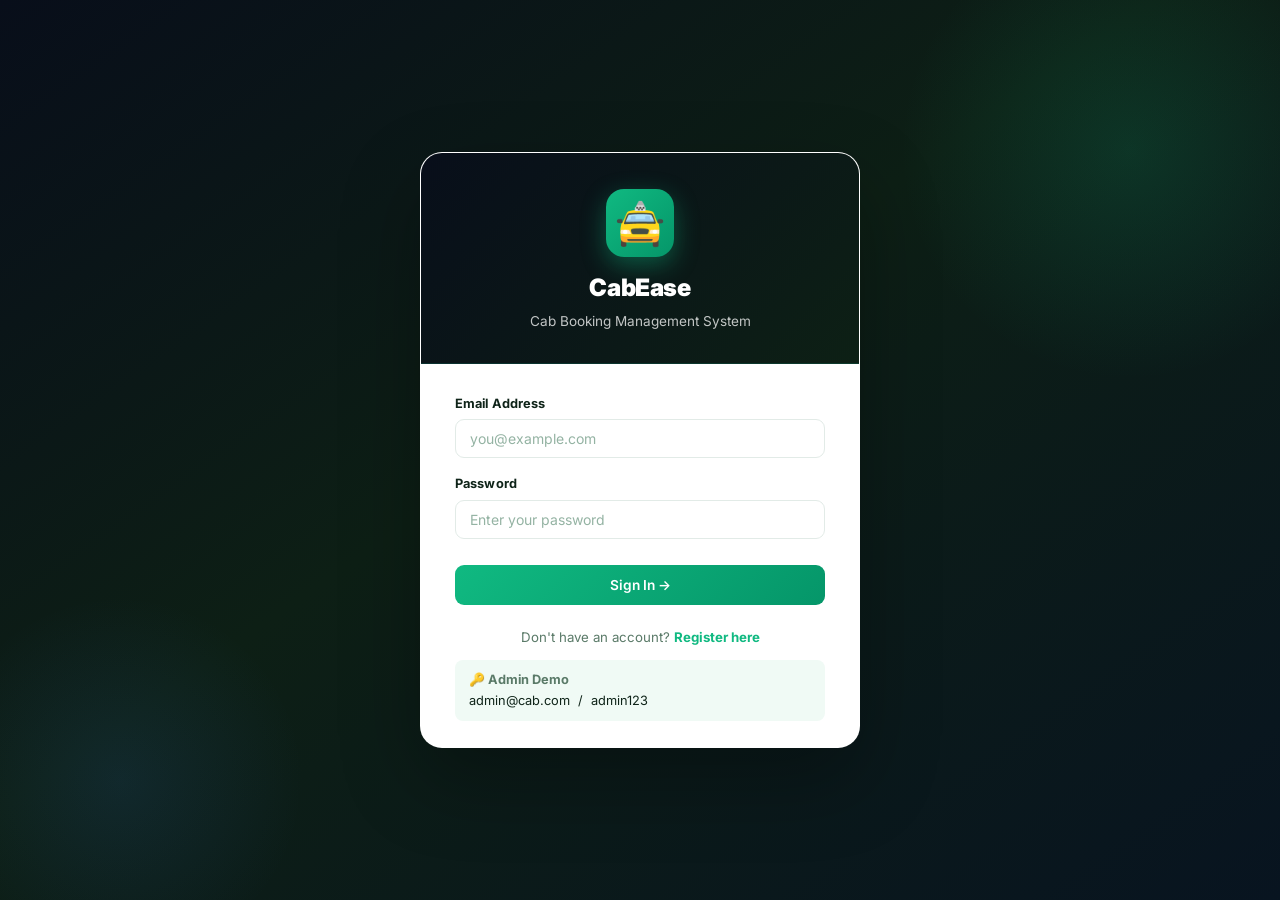
<file: admin-payments.html>
<!DOCTYPE html>
<html lang="en">

<head>
    <meta charset="UTF-8" />
    <meta name="viewport" content="width=device-width, initial-scale=1.0" />
    <title>CabEase — Manage Payments</title>
    <meta name="description" content="Admin page to manage cab booking payments" />
    <link rel="stylesheet" href="style.css" />
</head>

<body>
    <div class="app-shell">
        <aside id="sidebar"></aside>
        <div class="main-content">
            <header id="topbar"></header>
            <main class="page-body">

                <!-- KPI summary -->
                <div class="kpi-grid" id="paymentKPIs" style="margin-bottom:24px;"></div>

                <div class="section-header">
                    <h2 class="section-title">Manage Payments</h2>
                    <button class="btn btn-primary" onclick="openModal()">+ Add Payment</button>
                </div>

                <div class="card">
                    <div class="table-wrapper">
                        <table>
                            <thead>
                                <tr>
                                    <th>#</th>
                                    <th>Customer</th>
                                    <th>Booking Ref.</th>
                                    <th>Amount (₹)</th>
                                    <th>Payment Mode</th>
                                    <th>Status</th>
                                    <th>Actions</th>
                                </tr>
                            </thead>
                            <tbody id="paymentsBody"></tbody>
                        </table>
                    </div>
                </div>

            </main>
        </div>
    </div>

    <!-- Add/Edit Payment Modal -->
    <div class="modal-overlay" id="paymentModal">
        <div class="modal">
            <div class="modal-header">
                <h3 class="modal-title" id="modalTitle">Add Payment</h3>
                <button class="modal-close" onclick="closeModal()">✕</button>
            </div>
            <div class="modal-body">
                <input type="hidden" id="editId" />
                <div class="form-row">
                    <div class="form-group">
                        <label for="customer_name">Customer Name <span style="color:var(--danger)">*</span></label>
                        <input type="text" id="customer_name" placeholder="Full name" />
                    </div>
                    <div class="form-group">
                        <label for="booking_reference">Booking Reference</label>
                        <select id="booking_reference">
                            <option value="">— Select Booking —</option>
                        </select>
                    </div>
                </div>
                <div class="form-row">
                    <div class="form-group">
                        <label for="amount">Amount (₹) <span style="color:var(--danger)">*</span></label>
                        <input type="number" id="amount" placeholder="e.g. 350" min="0" />
                    </div>
                    <div class="form-group">
                        <label for="payment_mode">Payment Mode</label>
                        <select id="payment_mode">
                            <option value="Cash">Cash</option>
                            <option value="Online">Online</option>
                        </select>
                    </div>
                </div>
                <div class="form-group">
                    <label for="payment_status">Payment Status</label>
                    <select id="payment_status">
                        <option value="Pending">Pending</option>
                        <option value="Paid">Paid</option>
                    </select>
                </div>
                <div id="modalAlert" class="alert" style="display:none;"></div>
            </div>
            <div class="modal-footer">
                <button class="btn btn-outline" onclick="closeModal()">Cancel</button>
                <button class="btn btn-primary" onclick="savePayment()">💾 Save Payment</button>
            </div>
        </div>
    </div>

    <script src="db.js"></script>
    <script src="auth.js"></script>
    <script src="sidebar.js"></script>
    <script>
        document.addEventListener('DOMContentLoaded', () => {
            Auth.requireAuth('admin');
            Sidebar.render();
            Sidebar.renderTopbar('Manage Payments');
            renderKPIs();
            renderTable();
        });

        function renderKPIs() {
            const payments = DB.getAll('payments');
            const total = payments.reduce((s, p) => s + Number(p.amount || 0), 0);
            const collected = payments.filter(p => p.payment_status === 'Paid').reduce((s, p) => s + Number(p.amount || 0), 0);
            const pending = payments.filter(p => p.payment_status === 'Pending').length;

            document.getElementById('paymentKPIs').innerHTML = `
        <div class="kpi-card">
          <div class="kpi-icon purple">💳</div>
          <div>
            <div class="kpi-value">${payments.length}</div>
            <div class="kpi-label">Total Records</div>
          </div>
        </div>
        <div class="kpi-card">
          <div class="kpi-icon green">✅</div>
          <div>
            <div class="kpi-value">₹${collected.toLocaleString('en-IN')}</div>
            <div class="kpi-label">Amount Collected</div>
          </div>
        </div>
        <div class="kpi-card">
          <div class="kpi-icon orange">⏳</div>
          <div>
            <div class="kpi-value">${pending}</div>
            <div class="kpi-label">Pending Payments</div>
          </div>
        </div>
        <div class="kpi-card">
          <div class="kpi-icon blue">💰</div>
          <div>
            <div class="kpi-value">₹${total.toLocaleString('en-IN')}</div>
            <div class="kpi-label">Total Billed</div>
          </div>
        </div>
      `;
        }

        function renderTable() {
            const payments = DB.getAll('payments');
            const tbody = document.getElementById('paymentsBody');

            if (!payments.length) {
                tbody.innerHTML = '<tr class="empty-row"><td colspan="7">No payment records found.</td></tr>';
                return;
            }

            const modeBadge = m => `<span class="badge badge-${m === 'Online' ? 'online' : 'cash'}">${m}</span>`;
            const statusBadge = s => `<span class="badge badge-${s === 'Paid' ? 'paid' : 'pending'}">${s}</span>`;

            tbody.innerHTML = payments.map((p, i) => `
        <tr>
          <td class="text-muted text-sm">${i + 1}</td>
          <td class="fw-600">${p.customer_name}</td>
          <td class="text-muted" style="font-family:monospace;font-size:.75rem;" title="${p.booking_reference}">
            ${p.booking_reference ? p.booking_reference.substring(0, 10) + '…' : '—'}
          </td>
          <td class="fw-600">₹${Number(p.amount || 0).toLocaleString('en-IN')}</td>
          <td>${modeBadge(p.payment_mode)}</td>
          <td>${statusBadge(p.payment_status)}</td>
          <td>
            ${p.payment_status === 'Pending'
                    ? `<button class="btn btn-sm btn-success" onclick="markPaid('${p.id}')">✅ Mark Paid</button>`
                    : `<span class="text-muted text-sm">Paid</span>`
                }
            <button class="btn btn-sm btn-outline" onclick="openEditModal('${p.id}')" style="margin-left:6px;">✏️</button>
            <button class="btn btn-sm btn-danger" onclick="deletePayment('${p.id}')" style="margin-left:6px;">🗑</button>
          </td>
        </tr>
      `).join('');
        }

        function populateBookings(selected = '') {
            const bookings = DB.getAll('bookings');
            document.getElementById('booking_reference').innerHTML =
                '<option value="">— Select Booking —</option>' +
                bookings.map(b => `<option value="${b.id}" ${b.id === selected ? 'selected' : ''}>${b.customer_name} — ${b.booking_date} (${b.status})</option>`).join('');
        }

        function openModal() {
            document.getElementById('editId').value = '';
            document.getElementById('customer_name').value = '';
            document.getElementById('amount').value = '';
            document.getElementById('payment_mode').value = 'Cash';
            document.getElementById('payment_status').value = 'Pending';
            document.getElementById('modalTitle').textContent = 'Add Payment';
            document.getElementById('modalAlert').style.display = 'none';
            populateBookings();
            document.getElementById('paymentModal').classList.add('open');
        }

        function openEditModal(id) {
            const p = DB.getById('payments', id);
            if (!p) return;
            document.getElementById('editId').value = p.id;
            document.getElementById('customer_name').value = p.customer_name;
            document.getElementById('amount').value = p.amount;
            document.getElementById('payment_mode').value = p.payment_mode;
            document.getElementById('payment_status').value = p.payment_status;
            document.getElementById('modalTitle').textContent = 'Edit Payment';
            document.getElementById('modalAlert').style.display = 'none';
            populateBookings(p.booking_reference);
            document.getElementById('paymentModal').classList.add('open');
        }

        function closeModal() { document.getElementById('paymentModal').classList.remove('open'); }

        function savePayment() {
            const id = document.getElementById('editId').value;
            const customer_name = document.getElementById('customer_name').value.trim();
            const booking_reference = document.getElementById('booking_reference').value;
            const amount = document.getElementById('amount').value;
            const payment_mode = document.getElementById('payment_mode').value;
            const payment_status = document.getElementById('payment_status').value;

            if (!customer_name || !amount) {
                const a = document.getElementById('modalAlert');
                a.className = 'alert alert-danger';
                a.textContent = 'Customer name and amount are required.';
                a.style.display = 'flex';
                return;
            }

            if (id) {
                DB.update('payments', id, { customer_name, booking_reference, amount: Number(amount), payment_mode, payment_status });
            } else {
                DB.create('payments', { customer_name, booking_reference, amount: Number(amount), payment_mode, payment_status });
            }
            closeModal();
            renderKPIs();
            renderTable();
        }

        function markPaid(id) {
            DB.update('payments', id, { payment_status: 'Paid' });
            renderKPIs();
            renderTable();
        }

        function deletePayment(id) {
            if (!confirm('Delete this payment record?')) return;
            DB.remove('payments', id);
            renderKPIs();
            renderTable();
        }

        document.getElementById('paymentModal').addEventListener('click', e => { if (e.target === e.currentTarget) closeModal(); });
    </script>
</body>

</html>
</file>
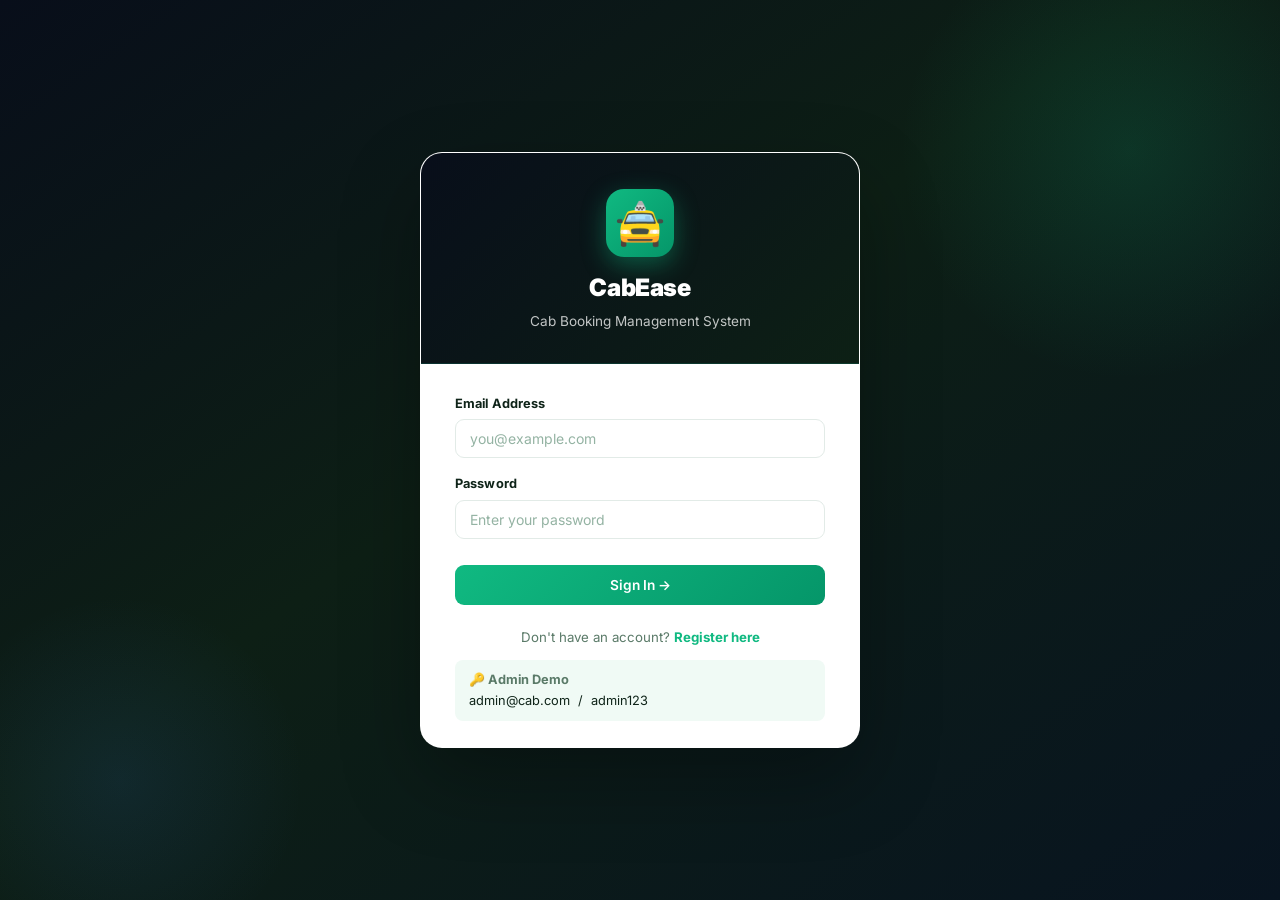
<file: book-cab.html>
<!DOCTYPE html>
<html lang="en">

<head>
    <meta charset="UTF-8" />
    <meta name="viewport" content="width=device-width, initial-scale=1.0" />
    <title>CabEase — Book a Cab</title>
    <meta name="description" content="Book your ride with CabEase" />
    <link rel="stylesheet" href="style.css" />
    <style>
        .booking-layout {
            display: grid;
            grid-template-columns: 1fr 1.05fr;
            gap: 22px;
            align-items: start;
        }

        .map-panel {
            position: sticky;
            top: 88px;
        }

        .map-frame {
            width: 100%;
            height: 420px;
            border: none;
            border-radius: 14px;
            display: block;
        }

        .fare-estimate {
            display: flex;
            align-items: center;
            justify-content: space-between;
            background: linear-gradient(135deg, #080e1a, #0d2015);
            color: #fff;
            border-radius: 12px;
            padding: 16px 20px;
            margin-top: 14px;
        }

        .fare-label {
            font-size: .78rem;
            color: #8492a6;
            font-weight: 600;
            text-transform: uppercase;
            letter-spacing: .5px;
        }

        .fare-value {
            font-size: 1.5rem;
            font-weight: 900;
            color: #10b981;
        }

        .fare-note {
            font-size: .72rem;
            color: #8492a6;
            margin-top: 2px;
        }

        .live-map-badge {
            display: inline-flex;
            align-items: center;
            gap: 6px;
            font-size: .74rem;
            font-weight: 700;
            color: #10b981;
            background: rgba(16, 185, 129, .1);
            padding: 5px 12px;
            border-radius: 20px;
            border: 1px solid rgba(16, 185, 129, .25);
            margin-bottom: 10px;
        }

        .cab-type-grid {
            display: grid;
            grid-template-columns: repeat(3, 1fr);
            gap: 10px;
        }

        .cab-type-option {
            border: 2px solid var(--border);
            border-radius: 10px;
            padding: 12px 8px;
            text-align: center;
            cursor: pointer;
            transition: var(--transition);
            background: var(--card-bg);
        }

        .cab-type-option:hover {
            border-color: var(--primary);
            background: var(--primary-light);
        }

        .cab-type-option.selected {
            border-color: var(--primary);
            background: var(--primary-light);
        }

        .cab-type-option input {
            display: none;
        }

        .cab-type-icon {
            font-size: 1.5rem;
            display: block;
            margin-bottom: 4px;
        }

        .cab-type-name {
            font-size: .8rem;
            font-weight: 700;
            color: var(--text);
        }

        .cab-type-price {
            font-size: .7rem;
            color: var(--text-muted);
        }
    </style>
</head>

<body>
    <div class="app-shell">
        <aside id="sidebar"></aside>
        <div class="main-content">
            <header id="topbar"></header>
            <main class="page-body">

                <div class="section-header mb-20">
                    <h2 class="section-title">🚖 Book a Cab</h2>
                    <span class="info-strip green">✅ Real-time booking — instant confirmation</span>
                </div>

                <div class="booking-layout">

                    <!-- LEFT: Booking Form -->
                    <div>
                        <div class="card" style="margin-bottom:16px;">
                            <div class="card-header">
                                <span class="card-title">📍 Ride Details</span>
                                <span class="text-sm text-muted">All fields required</span>
                            </div>
                            <div class="card-body">
                                <div id="alertBox" class="alert" style="display:none;"></div>
                                <form id="bookingForm" novalidate>

                                    <!-- Customer info (readonly) -->
                                    <div class="form-row">
                                        <div class="form-group">
                                            <label>Your Name</label>
                                            <input type="text" id="customer_name" readonly />
                                        </div>
                                        <div class="form-group">
                                            <label>Phone Number</label>
                                            <input type="text" id="phone" readonly />
                                        </div>
                                    </div>

                                    <!-- Locations -->
                                    <div class="form-group">
                                        <label for="pickup_location">🟢 Pickup Location</label>
                                        <input type="text" id="pickup_location" placeholder="e.g. MG Road, Bangalore"
                                            required />
                                    </div>

                                    <div style="display:flex;align-items:center;gap:10px;margin-bottom:14px;">
                                        <div style="flex:1;height:1px;background:var(--border);"></div>
                                        <span
                                            style="font-size:.75rem;color:var(--text-muted);font-weight:600;">TO</span>
                                        <div style="flex:1;height:1px;background:var(--border);"></div>
                                    </div>

                                    <div class="form-group">
                                        <label for="drop_location">🔴 Drop Location</label>
                                        <input type="text" id="drop_location" placeholder="e.g. Whitefield, Bangalore"
                                            required />
                                    </div>

                                    <div class="form-group">
                                        <label for="booking_date">📅 Booking Date</label>
                                        <input type="date" id="booking_date" required />
                                    </div>

                                    <!-- Cab Type selection -->
                                    <div class="form-group">
                                        <label>Select Cab Type</label>
                                        <div class="cab-type-grid" id="cabTypeGrid">
                                            <div class="cab-type-option selected" data-type="Mini"
                                                onclick="selectCabType(this,'Mini')">
                                                <span class="cab-type-icon">🚗</span>
                                                <span class="cab-type-name">Mini</span>
                                                <span class="cab-type-price">From ₹8/km</span>
                                            </div>
                                            <div class="cab-type-option" data-type="Sedan"
                                                onclick="selectCabType(this,'Sedan')">
                                                <span class="cab-type-icon">🚘</span>
                                                <span class="cab-type-name">Sedan</span>
                                                <span class="cab-type-price">From ₹12/km</span>
                                            </div>
                                            <div class="cab-type-option" data-type="SUV"
                                                onclick="selectCabType(this,'SUV')">
                                                <span class="cab-type-icon">🚙</span>
                                                <span class="cab-type-name">SUV</span>
                                                <span class="cab-type-price">From ₹18/km</span>
                                            </div>
                                        </div>
                                        <input type="hidden" id="cab_type" value="Mini" />
                                    </div>

                                    <button type="submit" class="btn btn-primary w-100 justify-center"
                                        style="padding:13px;font-size:.95rem;margin-top:6px;" id="bookBtn">
                                        🚖 Confirm Booking
                                    </button>

                                </form>
                            </div>
                        </div>
                    </div>

                    <!-- RIGHT: Map + Info -->
                    <div class="map-panel">
                        <div class="live-map-badge">
                            <div class="map-pin-pulse"></div>
                            Live Map View
                        </div>

                        <div class="map-container" style="height:380px;">
                            <iframe id="mapFrame" class="map-frame"
                                src="https://www.openstreetmap.org/export/embed.html?bbox=77.4,12.85,77.8,13.15&amp;layer=mapnik"
                                allowfullscreen loading="lazy" title="Pickup location map"></iframe>
                            <div class="map-overlay-badge">
                                <div class="map-pin-pulse"></div>
                                Bangalore, India
                            </div>
                        </div>

                        <!-- Fare Estimate -->
                        <div class="fare-estimate">
                            <div>
                                <div class="fare-label">Estimated Fare</div>
                                <div class="fare-value" id="fareValue">₹—</div>
                                <div class="fare-note">Based on cab type · Final fare may vary</div>
                            </div>
                            <div style="font-size:2.5rem;">🧾</div>
                        </div>

                        <!-- Availability info -->
                        <div class="card" style="margin-top:14px;">
                            <div class="card-body" style="padding:16px;">
                                <div class="text-sm fw-700 mb-8">🚦 Driver Availability</div>
                                <div id="availableDrivers" style="display:flex;flex-direction:column;gap:8px;"></div>
                            </div>
                        </div>
                    </div>

                </div>
            </main>
        </div>
    </div>

    <script src="db.js"></script>
    <script src="auth.js"></script>
    <script src="sidebar.js"></script>
    <script>
        let selectedCabType = 'Mini';

        document.addEventListener('DOMContentLoaded', () => {
            const user = Auth.requireAuth(['user', 'admin']);
            if (!user) return;

            Sidebar.render();
            Sidebar.renderTopbar('Book a Cab');

            document.getElementById('customer_name').value = user.name;
            document.getElementById('phone').value = user.phone;

            const today = new Date().toISOString().split('T')[0];
            document.getElementById('booking_date').value = today;
            document.getElementById('booking_date').min = today;

            updateFareEstimate();
            renderAvailableDrivers();

            // Animate map when location typed
            let debounceTimer;
            document.getElementById('pickup_location').addEventListener('input', (e) => {
                clearTimeout(debounceTimer);
                debounceTimer = setTimeout(() => updateMap(e.target.value), 800);
            });

            document.getElementById('bookingForm').addEventListener('submit', (e) => {
                e.preventDefault();
                const alertBox = document.getElementById('alertBox');
                alertBox.style.display = 'none';

                const pickup = document.getElementById('pickup_location').value.trim();
                const drop = document.getElementById('drop_location').value.trim();
                const date = document.getElementById('booking_date').value;

                if (!pickup || !drop || !date) {
                    alertBox.className = 'alert alert-danger';
                    alertBox.textContent = '⚠️ Please fill in all required fields.';
                    alertBox.style.display = 'flex';
                    return;
                }

                const btn = document.getElementById('bookBtn');
                btn.textContent = '⌛ Booking…';
                btn.disabled = true;

                const booking = DB.create('bookings', {
                    customer_name: user.name,
                    phone: user.phone,
                    pickup_location: pickup,
                    drop_location: drop,
                    cab_number: '',
                    driver_name: '',
                    booking_date: date,
                    cab_type_pref: selectedCabType,
                    status: 'Pending',
                    user_id: user.id,
                });

                setTimeout(() => {
                    window.location.href = `booking-confirmation.html?id=${booking.id}`;
                }, 400);
            });
        });

        function selectCabType(el, type) {
            document.querySelectorAll('.cab-type-option').forEach(o => o.classList.remove('selected'));
            el.classList.add('selected');
            selectedCabType = type;
            document.getElementById('cab_type').value = type;
            updateFareEstimate();
        }

        function updateFareEstimate() {
            const rates = { Mini: '₹80 – ₹150', Sedan: '₹120 – ₹220', SUV: '₹180 – ₹320' };
            document.getElementById('fareValue').textContent = rates[selectedCabType] || '₹—';
        }

        function updateMap(location) {
            if (!location || location.length < 3) return;
            // Use Nominatim to geocode and update the map view
            const encoded = encodeURIComponent(location + ', India');
            fetch(`https://nominatim.openstreetmap.org/search?q=${encoded}&format=json&limit=1`)
                .then(r => r.json())
                .then(data => {
                    if (data && data.length > 0) {
                        const { lat, lon } = data[0];
                        const delta = 0.05;
                        const src = `https://www.openstreetmap.org/export/embed.html?bbox=${lon - delta},${lat - delta},${parseFloat(lon) + delta},${parseFloat(lat) + delta}&layer=mapnik&marker=${lat},${lon}`;
                        document.getElementById('mapFrame').src = src;
                        document.querySelector('.map-overlay-badge').innerHTML =
                            `<div class="map-pin-pulse"></div> ${data[0].display_name.split(',').slice(0, 2).join(', ')}`;
                    }
                }).catch(() => { });
        }

        function renderAvailableDrivers() {
            const drivers = DB.find('drivers', d => d.status === 'Available');
            const el = document.getElementById('availableDrivers');
            if (!drivers.length) {
                el.innerHTML = '<span class="text-sm text-muted">No drivers available right now</span>';
                return;
            }
            el.innerHTML = drivers.slice(0, 3).map(d => `
        <div style="display:flex;align-items:center;gap:10px;padding:8px 0;border-bottom:1px solid var(--border-light);">
          <div style="width:34px;height:34px;border-radius:50%;background:linear-gradient(135deg,#10b981,#059669);
              display:flex;align-items:center;justify-content:center;color:#fff;font-weight:700;font-size:.85rem;flex-shrink:0;">
            ${d.driver_name.charAt(0)}
          </div>
          <div style="flex:1;min-width:0;">
            <div class="fw-600 text-sm" style="white-space:nowrap;overflow:hidden;text-overflow:ellipsis;">${d.driver_name}</div>
            <div class="text-xs text-muted">${d.cab_number || 'No cab assigned'}</div>
          </div>
          <span class="badge badge-available">Available</span>
        </div>
      `).join('') + (drivers.length > 3 ? `<div class="text-xs text-muted mt-8">+${drivers.length - 3} more available</div>` : '');
        }
    </script>
</body>

</html>
</file>
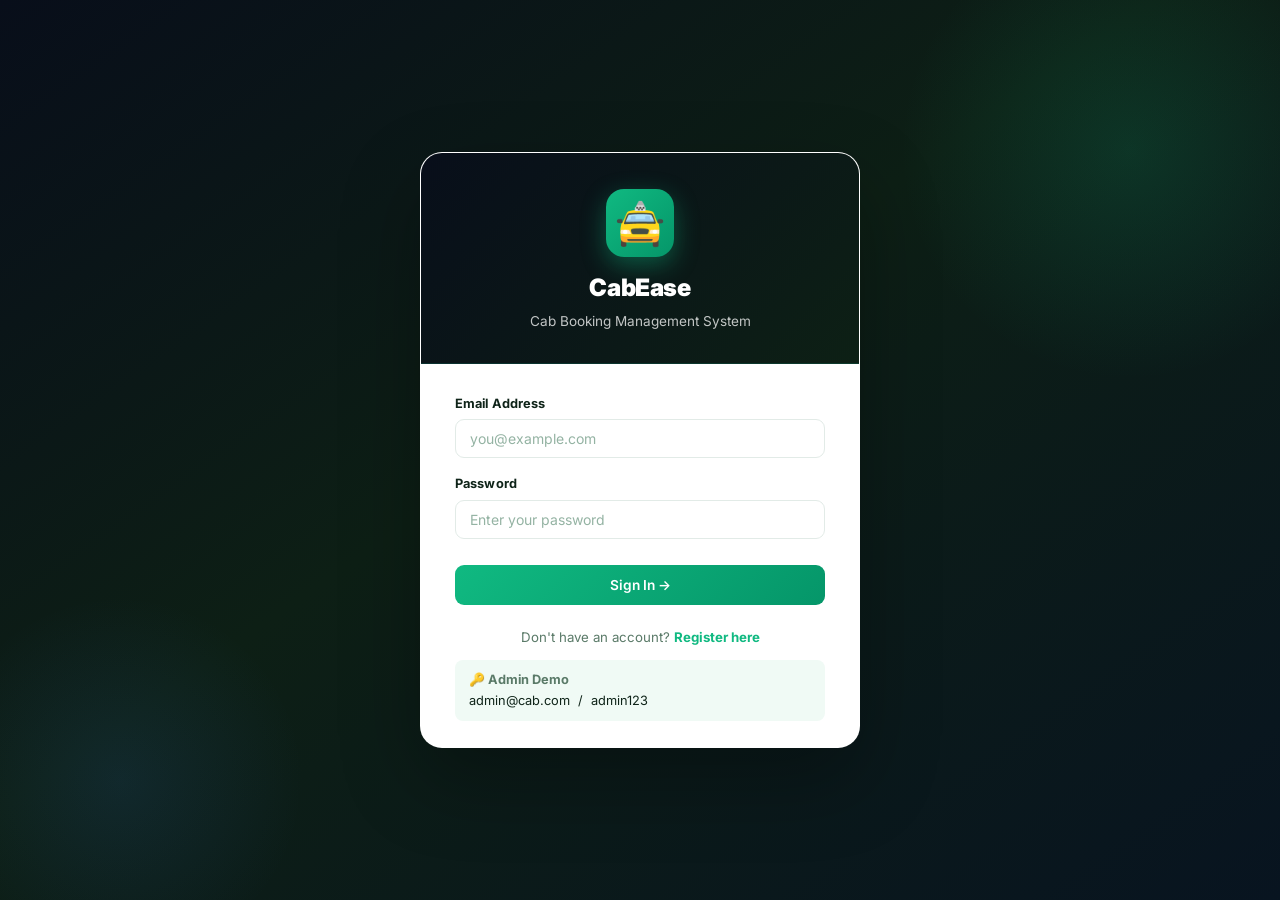
<file: booking-confirmation.html>
<!DOCTYPE html>
<html lang="en">

<head>
  <meta charset="UTF-8" />
  <meta name="viewport" content="width=device-width, initial-scale=1.0" />
  <title>CabEase — Booking Confirmed</title>
  <link rel="stylesheet" href="style.css" />
</head>

<body>
  <div class="app-shell">
    <aside id="sidebar"></aside>
    <div class="main-content">
      <header id="topbar"></header>
      <main class="page-body confirm-page">
        <div class="confirm-card">
          <div class="confirm-icon">🚕</div>
          <h2 class="confirm-title">Booking Request Received!</h2>
          <p class="confirm-sub">Your cab request has been submitted successfully to the admin team. A driver will be
            assigned to you shortly.</p>

          <div class="confirm-details">
            <div class="confirm-row">
              <span class="key">Booking Ref ID</span>
              <span class="val" id="bookingId"
                style="font-family:monospace;background:#e2e8f0;padding:2px 8px;border-radius:4px;"></span>
            </div>
            <div class="confirm-row">
              <span class="key">Customer Name</span>
              <span class="val" id="custName"></span>
            </div>
            <div class="confirm-row">
              <span class="key">Pickup Location</span>
              <span class="val" id="pickup"></span>
            </div>
            <div class="confirm-row">
              <span class="key">Drop Location</span>
              <span class="val" id="drop"></span>
            </div>
            <div class="confirm-row">
              <span class="key">Date & Cab</span>
              <span class="val" id="dateCab"></span>
            </div>
            <div class="confirm-row">
              <span class="key">Current Status</span>
              <span class="badge badge-pending">Pending Assignment</span>
            </div>
          </div>

          <div style="display:flex;gap:12px;justify-content:center;">
            <a href="my-bookings.html" class="btn btn-primary">Track Ride Status</a>
            <a href="book-cab.html" class="btn btn-outline">Book Another Cab</a>
          </div>
        </div>
      </main>
    </div>
  </div>

  <script src="db.js"></script>
  <script src="auth.js"></script>
  <script src="sidebar.js"></script>
  <script>
    document.addEventListener('DOMContentLoaded', () => {
      Auth.requireAuth(['user', 'admin']);
      Sidebar.render();
      Sidebar.renderTopbar('Booking Confirmation');

      const params = new URLSearchParams(window.location.search);
      const id = params.get('id');
      if (!id) { window.location.href = 'book-cab.html'; return; }

      const booking = DB.getById('bookings', id);
      if (!booking) { alert('Booking not found'); window.location.href = 'book-cab.html'; return; }

      document.getElementById('bookingId').textContent = booking.id;
      document.getElementById('custName').textContent = booking.customer_name;
      document.getElementById('pickup').textContent = booking.pickup_location;
      document.getElementById('drop').textContent = booking.drop_location;
      document.getElementById('dateCab').textContent = `${booking.booking_date} • ${booking.cab_type_pref}`;
    });
  </script>
</body>

</html>
</file>
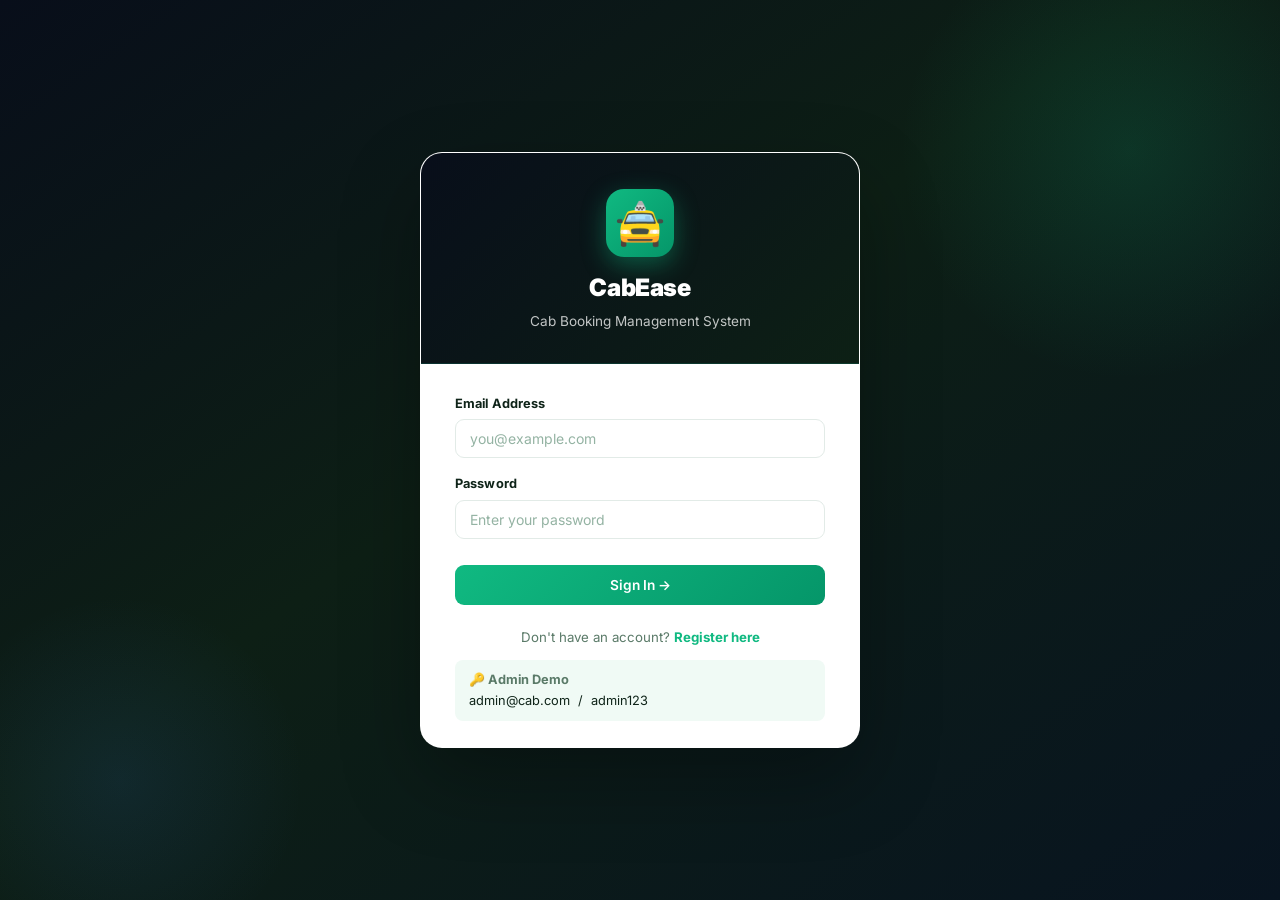
<file: my-bookings.html>
<!DOCTYPE html>
<html lang="en">

<head>
    <meta charset="UTF-8" />
    <meta name="viewport" content="width=device-width, initial-scale=1.0" />
    <title>CabEase — My Bookings</title>
    <meta name="description" content="Track your cab bookings on CabEase" />
    <link rel="stylesheet" href="style.css" />
    <style>
        .booking-card {
            background: var(--card-bg);
            border-radius: var(--radius);
            border: 1px solid var(--border);
            box-shadow: var(--shadow-card);
            overflow: hidden;
            transition: var(--transition);
            margin-bottom: 20px;
        }

        .booking-card:hover {
            box-shadow: 0 4px 20px rgba(16, 185, 129, .12);
            border-color: rgba(16, 185, 129, .25);
        }

        .booking-card-header {
            display: flex;
            align-items: center;
            justify-content: space-between;
            padding: 16px 20px;
            border-bottom: 1px solid var(--border);
            background: var(--bg);
        }

        .booking-card-body {
            padding: 20px;
        }

        .route-display {
            display: flex;
            align-items: center;
            gap: 14px;
            margin-bottom: 16px;
        }

        .route-dot-col {
            display: flex;
            flex-direction: column;
            align-items: center;
            gap: 4px;
            flex-shrink: 0;
        }

        .route-dot {
            width: 12px;
            height: 12px;
            border-radius: 50%;
        }

        .route-dot.green {
            background: #10b981;
        }

        .route-dot.red {
            background: #ef4444;
        }

        .route-line {
            width: 2px;
            height: 32px;
            background: linear-gradient(#10b981, #ef4444);
            border-radius: 2px;
        }

        .route-texts {
            flex: 1;
            display: flex;
            flex-direction: column;
            gap: 14px;
        }

        .route-text {
            font-size: .9rem;
            font-weight: 700;
            color: var(--text);
        }

        .booking-meta {
            display: flex;
            flex-wrap: wrap;
            gap: 18px;
            font-size: .82rem;
            color: var(--text-muted);
            font-weight: 500;
        }

        .meta-item {
            display: flex;
            align-items: center;
            gap: 6px;
        }

        .driver-status-panel {
            background: linear-gradient(135deg, #080e1a, #0d2015);
            border-radius: 12px;
            padding: 16px 20px;
            display: flex;
            align-items: center;
            gap: 16px;
            margin-top: 18px;
            color: #fff;
        }

        .driver-status-avatar {
            width: 46px;
            height: 46px;
            border-radius: 50%;
            background: linear-gradient(135deg, #10b981, #059669);
            display: flex;
            align-items: center;
            justify-content: center;
            font-weight: 800;
            font-size: 1.1rem;
            flex-shrink: 0;
            box-shadow: 0 4px 12px rgba(16, 185, 129, .3);
        }

        .driver-status-on-way {
            display: inline-flex;
            align-items: center;
            gap: 6px;
            background: rgba(16, 185, 129, .15);
            border-radius: 20px;
            padding: 4px 12px;
            font-size: .75rem;
            font-weight: 700;
            color: #10b981;
            border: 1px solid rgba(16, 185, 129, .3);
        }

        .pay-btn-row {
            display: flex;
            gap: 12px;
            margin-top: 18px;
            flex-wrap: wrap;
            align-items: center;
        }

        .payment-status-badge {
            font-size: .78rem;
            font-weight: 700;
            padding: 4px 10px;
            border-radius: 6px;
            display: inline-flex;
            align-items: center;
            gap: 5px;
        }

        .payment-status-badge.paid {
            background: #d1fae5;
            color: #065f46;
            border: 1px solid #10b981;
        }

        .payment-status-badge.pending {
            background: #fef9c3;
            color: #854d0e;
            border: 1px solid #f59e0b;
        }
    </style>
</head>

<body>
    <div class="app-shell">
        <aside id="sidebar"></aside>
        <div class="main-content">
            <header id="topbar"></header>
            <main class="page-body">
                <div class="section-header">
                    <h2 class="section-title">My Bookings</h2>
                    <a href="book-cab.html" class="btn btn-primary">+ New Booking</a>
                </div>

                <div id="bookingsList" style="max-width: 800px;"></div>

            </main>
        </div>
    </div>

    <script src="db.js"></script>
    <script src="auth.js"></script>
    <script src="sidebar.js"></script>
    <script>
        document.addEventListener('DOMContentLoaded', () => {
            const user = Auth.requireAuth(['user', 'admin']);
            if (!user) return;
            Sidebar.render();
            Sidebar.renderTopbar('My Bookings');
            renderBookings(user);
        });

        function renderBookings(user) {
            const bookings = DB.find('bookings', b => b.user_id === user.id || b.customer_name === user.name)
                .sort((a, b) => new Date(b.createdAt) - new Date(a.createdAt));

            const container = document.getElementById('bookingsList');

            if (!bookings.length) {
                container.innerHTML = `
          <div class="card" style="text-align:center;padding:60px 30px;">
            <div style="font-size:3.5rem;margin-bottom:18px;">🚖</div>
            <div class="fw-800" style="font-size:1.2rem;margin-bottom:8px;">No bookings yet</div>
            <div class="text-muted text-sm mb-20">Start your first ride with CabEase!</div>
            <a href="book-cab.html" class="btn btn-primary" style="padding:10px 24px;">Book a Cab Now</a>
          </div>
        `;
                return;
            }

            container.innerHTML = bookings.map(b => buildBookingCard(b, user)).join('');
        }

        function buildBookingCard(b, user) {
            const statusClass = { Pending: 'pending', Assigned: 'assigned', Completed: 'completed' };

            // Driver status display
            let driverSection = '';
            if (b.status === 'Pending') {
                driverSection = `
          <div class="driver-status-panel">
            <div style="font-size:2rem; animation: pulseDot 2s infinite;">⏳</div>
            <div>
              <div class="fw-800" style="font-size:.95rem;margin-bottom:3px;">Awaiting Assignment</div>
              <div style="font-size:.8rem;color:#94a3b8;">Admin is reviewing your booking. A driver will be assigned shortly.</div>
            </div>
          </div>
        `;
            } else if (b.status === 'Assigned' && b.driver_name) {
                const driver = DB.findOne('drivers', d => d.driver_name === b.driver_name);
                const initial = b.driver_name.charAt(0).toUpperCase();
                driverSection = `
          <div class="driver-status-panel">
            <div class="driver-status-avatar">${initial}</div>
            <div style="flex:1;">
              <div style="display:flex;align-items:center;gap:10px;margin-bottom:6px;">
                <span class="fw-800" style="font-size:.95rem;">${b.driver_name}</span>
                <span class="driver-status-on-way">
                  <div class="status-dot green pulse"></div> On the Way
                </span>
              </div>
              <div style="font-size:.8rem;color:#94a3b8;font-weight:500;">
                🚗 ${b.cab_number || 'Cab assigned'} &nbsp;|&nbsp; 📞 ${driver ? driver.phone : 'Contact admin'}
              </div>
            </div>
            <div style="font-size:2.2rem;animation:carDrive 3s ease-in-out infinite;">🚖</div>
          </div>
        `;
            } else if (b.status === 'Completed') {
                driverSection = `
          <div class="driver-status-panel" style="background:linear-gradient(135deg,#065f46,#064e3b);border-color:#10b981;">
            <div style="font-size:2rem;">✅</div>
            <div>
              <div class="fw-800" style="font-size:.95rem;margin-bottom:3px;">Ride Completed</div>
              <div style="font-size:.8rem;color:#6ee7b7;font-weight:500;">
                Driver: ${b.driver_name || '—'} &nbsp;·&nbsp; Cab: ${b.cab_number || '—'}
              </div>
            </div>
          </div>
        `;
            }

            // Payment status
            let paymentSection = '';
            if (b.status === 'Completed') {
                const payment = DB.findOne('payments', p => p.booking_reference === b.id);
                if (payment && payment.payment_status === 'Paid') {
                    paymentSection = `
            <div class="pay-btn-row">
              <div class="payment-status-badge paid">✓ Paid (₹${payment.amount})</div>
              <span class="text-xs text-muted">via ${payment.payment_mode}</span>
            </div>
          `;
                } else {
                    paymentSection = `
            <div class="pay-btn-row">
              <div class="payment-status-badge pending">! Payment Pending</div>
              <a href="user-payments.html?booking=${b.id}" class="btn btn-primary btn-sm" style="padding:6px 14px;">Pay Now</a>
            </div>
          `;
                }
            }

            return `
        <div class="booking-card">
          <div class="booking-card-header">
            <div style="font-family:monospace;font-size:.8rem;color:var(--text-muted);font-weight:600;">ID: ${b.id}</div>
            <span class="badge badge-${statusClass[b.status] || 'pending'}">${b.status}</span>
          </div>
          <div class="booking-card-body">
            
            <div class="route-display">
              <div class="route-dot-col">
                <div class="route-dot green"></div>
                <div class="route-line"></div>
                <div class="route-dot red"></div>
              </div>
              <div class="route-texts">
                <div class="route-text">${b.pickup_location}</div>
                <div class="route-text">${b.drop_location}</div>
              </div>
            </div>

            <div class="booking-meta">
              <div class="meta-item">📅 ${b.booking_date}</div>
              <div class="meta-item">🚘 ${b.cab_type_pref || 'Any type'}</div>
            </div>

            ${driverSection}
            ${paymentSection}
          </div>
        </div>
      `;
        }
    </script>
</body>

</html>
</file>
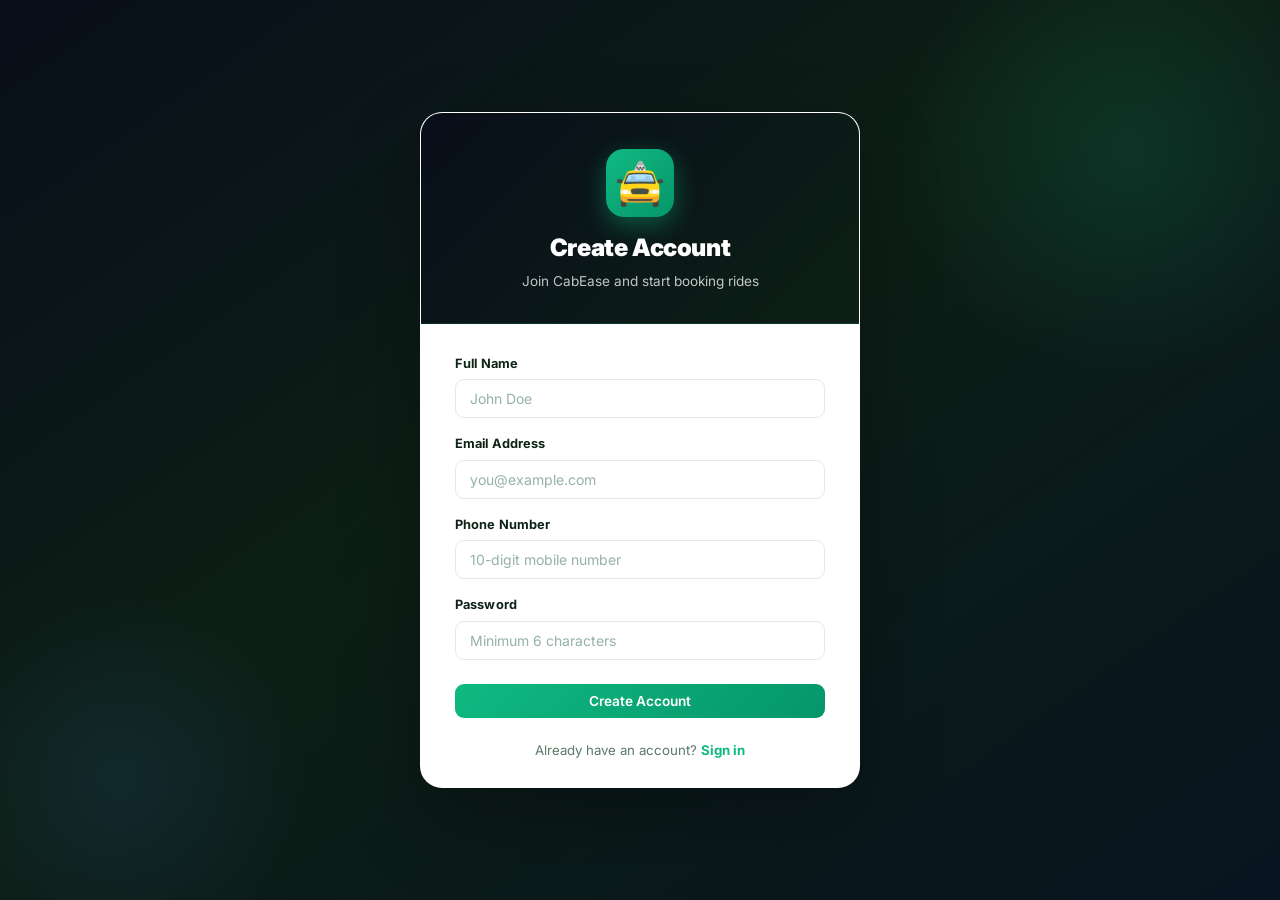
<file: register.html>
<!DOCTYPE html>
<html lang="en">
<head>
  <meta charset="UTF-8" />
  <meta name="viewport" content="width=device-width, initial-scale=1.0" />
  <title>CabEase — Register</title>
  <meta name="description" content="Register a new user account on CabEase" />
  <link rel="stylesheet" href="style.css" />
</head>
<body>
  <div class="auth-page">
    <div class="auth-card">
      <div class="auth-header">
        <div class="auth-logo">🚖</div>
        <h1 class="auth-title">Create Account</h1>
        <p class="auth-subtitle">Join CabEase and start booking rides</p>
      </div>
      <div class="auth-body">
        <div id="alertBox" class="alert" style="display:none;"></div>
        <form id="registerForm" novalidate>
          <div class="form-group">
            <label for="name">Full Name</label>
            <input type="text" id="name" placeholder="John Doe" required />
          </div>
          <div class="form-group">
            <label for="email">Email Address</label>
            <input type="email" id="email" placeholder="you@example.com" required />
          </div>
          <div class="form-group">
            <label for="phone">Phone Number</label>
            <input type="text" id="phone" placeholder="10-digit mobile number" maxlength="15" required />
          </div>
          <div class="form-group">
            <label for="password">Password</label>
            <input type="password" id="password" placeholder="Minimum 6 characters" required minlength="6" />
          </div>
          <button type="submit" class="btn btn-primary" style="width:100%;justify-content:center;margin-top:8px;" id="registerBtn">
            Create Account
          </button>
        </form>
      </div>
      <div class="auth-footer">
        Already have an account? <a href="index.html">Sign in</a>
      </div>
    </div>
  </div>

  <script src="db.js"></script>
  <script src="auth.js"></script>
  <script>
    document.addEventListener('DOMContentLoaded', () => {
      Auth.redirectIfLoggedIn();

      document.getElementById('registerForm').addEventListener('submit', (e) => {
        e.preventDefault();
        const name     = document.getElementById('name').value.trim();
        const email    = document.getElementById('email').value.trim();
        const phone    = document.getElementById('phone').value.trim();
        const password = document.getElementById('password').value;
        const alertBox = document.getElementById('alertBox');
        const btn      = document.getElementById('registerBtn');

        alertBox.style.display = 'none';

        // Validation
        if (!name || !email || !phone || !password) {
          showAlert('All fields are required.', 'danger'); return;
        }
        if (password.length < 6) {
          showAlert('Password must be at least 6 characters.', 'danger'); return;
        }
        // Check duplicate email
        const existing = DB.findOne('users', u => u.email === email);
        if (existing) {
          showAlert('An account with this email already exists.', 'danger'); return;
        }

        btn.textContent = 'Creating account…';
        btn.disabled = true;

        setTimeout(() => {
          DB.create('users', { name, email, phone, password, role: 'user' });
          showAlert('Account created successfully! Redirecting to login…', 'success');
          setTimeout(() => window.location.href = 'index.html', 1800);
        }, 300);
      });

      function showAlert(msg, type) {
        const alertBox = document.getElementById('alertBox');
        alertBox.className = `alert alert-${type}`;
        alertBox.textContent = msg;
        alertBox.style.display = 'flex';
      }
    });
  </script>
</body>
</html>
</file>
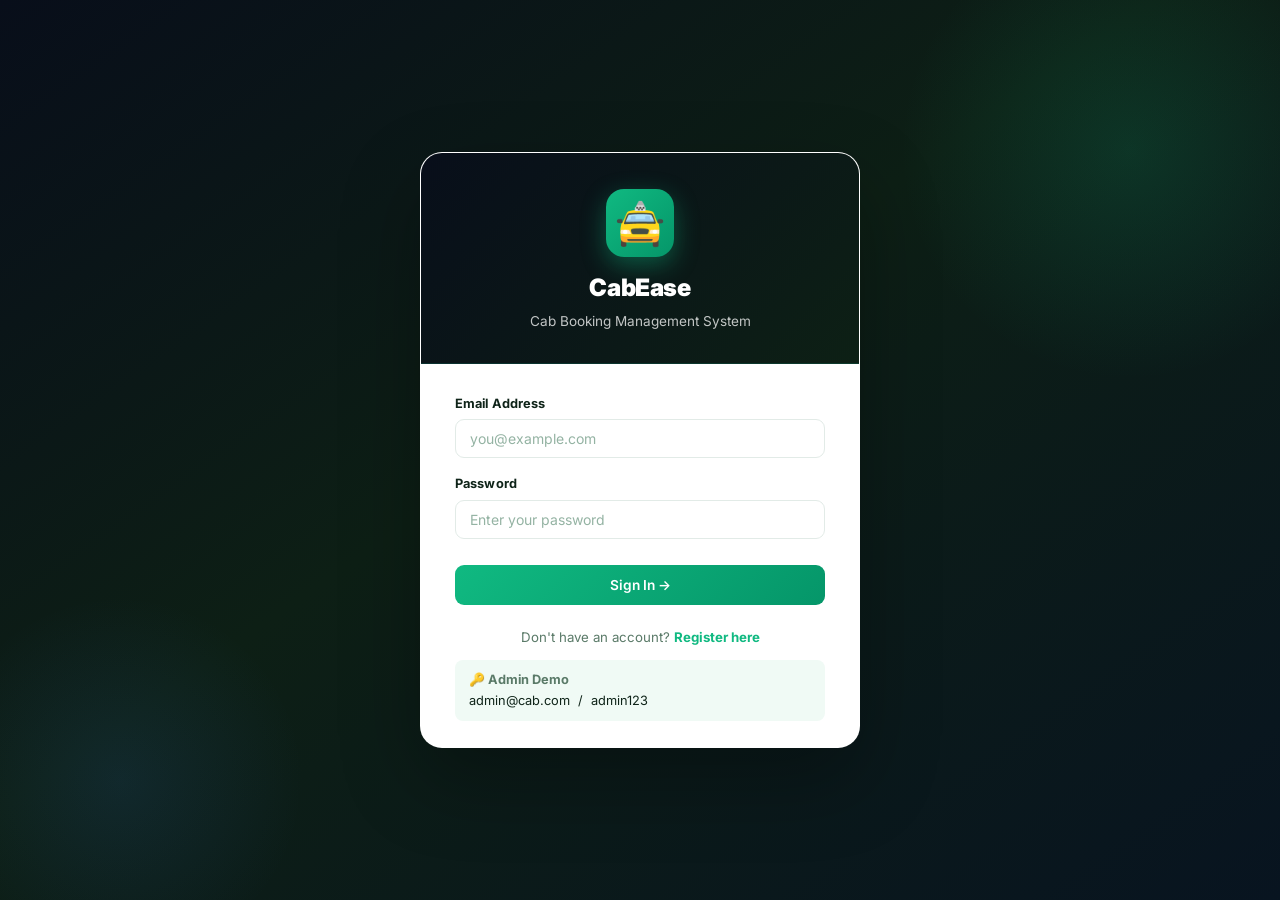
<file: user-payments.html>
<!DOCTYPE html>
<html lang="en">

<head>
    <meta charset="UTF-8" />
    <meta name="viewport" content="width=device-width, initial-scale=1.0" />
    <title>CabEase — My Payments</title>
    <meta name="description" content="Manage your payments on CabEase" />
    <link rel="stylesheet" href="style.css" />
</head>

<body>
    <div class="app-shell">
        <aside id="sidebar"></aside>
        <div class="main-content">
            <header id="topbar"></header>
            <main class="page-body">

                <div class="section-header">
                    <h2 class="section-title">Make a Payment</h2>
                </div>

                <div style="max-width: 600px;">
                    <div class="card">
                        <div class="card-body">
                            <div id="alertBox" class="alert" style="display:none;"></div>

                            <div class="form-group">
                                <label>Select Unpaid Ride</label>
                                <select id="bookingSelect" class="w-100" style="padding:12px;font-size:.95rem;">
                                    <option value="">— Loading —</option>
                                </select>
                            </div>

                            <div id="paymentDetails" style="display:none;margin-top:24px;">
                                <div
                                    style="background:var(--bg-2);border-radius:12px;padding:20px;border:1px solid var(--border);margin-bottom:24px;">
                                    <div
                                        style="display:flex;justify-content:space-between;margin-bottom:12px;font-size:.9rem;">
                                        <span class="text-muted fw-600">Fare Amount</span>
                                        <span class="fw-800" id="fareLabel"
                                            style="font-size:1.1rem;color:var(--text);">₹0</span>
                                    </div>
                                    <div
                                        style="display:flex;justify-content:space-between;font-size:.9rem;padding-top:12px;border-top:1px dashed var(--border);">
                                        <span class="text-muted fw-600">Total Payable</span>
                                        <span class="fw-900" id="totalLabel"
                                            style="font-size:1.3rem;color:var(--primary);">₹0</span>
                                    </div>
                                </div>

                                <label>Payment Method</label>
                                <div style="display:grid;grid-template-columns:1fr 1fr;gap:14px;margin-bottom:24px;">
                                    <label class="payment-method-card selected">
                                        <input type="radio" name="pay_mode" value="Online" checked />
                                        <span style="font-size:1.5rem;">💳</span>
                                        <span class="fw-700 text-sm">Online / UPI</span>
                                    </label>
                                    <label class="payment-method-card">
                                        <input type="radio" name="pay_mode" value="Cash" />
                                        <span style="font-size:1.5rem;">💵</span>
                                        <span class="fw-700 text-sm">Cash to Driver</span>
                                    </label>
                                </div>

                                <button class="btn btn-primary w-100 justify-center" id="payBtn"
                                    style="padding:14px;font-size:1rem;">
                                    Process Payment
                                </button>
                            </div>

                        </div>
                    </div>
                </div>

            </main>
        </div>
    </div>

    <script src="db.js"></script>
    <script src="auth.js"></script>
    <script src="sidebar.js"></script>
    <script>
        let activeBookings = [];

        document.addEventListener('DOMContentLoaded', () => {
            const user = Auth.requireAuth(['user', 'admin']);
            if (!user) return;
            Sidebar.render();
            Sidebar.renderTopbar('My Payments');

            loadUnpaidBookings(user);

            // Handle query param for deep linking
            const params = new URLSearchParams(window.location.search);
            const bookingId = params.get('booking');
            if (bookingId) {
                setTimeout(() => {
                    const select = document.getElementById('bookingSelect');
                    select.value = bookingId;
                    select.dispatchEvent(new Event('change'));
                }, 100);
            }

            // Payment method UI toggle
            document.querySelectorAll('input[name="pay_mode"]').forEach(radio => {
                radio.addEventListener('change', (e) => {
                    document.querySelectorAll('.payment-method-card').forEach(c => c.classList.remove('selected'));
                    e.target.closest('.payment-method-card').classList.add('selected');
                });
            });

            document.getElementById('bookingSelect').addEventListener('change', (e) => {
                const id = e.target.value;
                const detailsObj = document.getElementById('paymentDetails');
                if (!id) {
                    detailsObj.style.display = 'none';
                    return;
                }

                const b = activeBookings.find(x => x.id === id);
                // Gen a realistic fare based on cab type (since we don't have distance)
                const baseRates = { Mini: 150, Sedan: 250, SUV: 400 };
                const fare = baseRates[b.cab_type_pref] || 200;

                document.getElementById('fareLabel').textContent = `₹${fare}`;
                document.getElementById('totalLabel').textContent = `₹${fare}`;
                // Store fare on the button so we can use it
                document.getElementById('payBtn').dataset.fare = fare;
                document.getElementById('payBtn').dataset.bookingId = id;
                detailsObj.style.display = 'block';
            });

            document.getElementById('payBtn').addEventListener('click', (e) => {
                const btn = e.target;
                const fare = Number(btn.dataset.fare);
                const bookingId = btn.dataset.bookingId;
                const mode = document.querySelector('input[name="pay_mode"]:checked').value;
                const alertBox = document.getElementById('alertBox');

                btn.disabled = true;
                btn.textContent = 'Processing...';

                setTimeout(() => {
                    // Check if payment already exists
                    let p = DB.findOne('payments', x => x.booking_reference === bookingId);
                    if (p) {
                        DB.update('payments', p.id, { payment_mode: mode, payment_status: 'Paid', amount: fare });
                    } else {
                        DB.create('payments', {
                            customer_name: user.name,
                            booking_reference: bookingId,
                            amount: fare,
                            payment_mode: mode,
                            payment_status: 'Paid'
                        });
                    }

                    alertBox.className = 'alert alert-success';
                    alertBox.textContent = `✅ Payment of ₹${fare} completed successfully via ${mode}.`;
                    alertBox.style.display = 'flex';
                    btn.textContent = 'Payment Successful';

                    setTimeout(() => {
                        window.location.href = 'my-bookings.html';
                    }, 1500);
                }, 800);
            });
        });

        function loadUnpaidBookings(user) {
            const select = document.getElementById('bookingSelect');

            // Get all completed bookings for user
            const completed = DB.find('bookings', b => (b.user_id === user.id || b.customer_name === user.name) && b.status === 'Completed');

            // Filter out paid ones
            activeBookings = completed.filter(b => {
                const p = DB.findOne('payments', pay => pay.booking_reference === b.id);
                return !p || p.payment_status !== 'Paid';
            });

            if (!activeBookings.length) {
                select.innerHTML = '<option value="">✅ All your rides are paid up!</option>';
                select.disabled = true;
                return;
            }

            select.innerHTML = '<option value="">— Select a Ride to Pay —</option>' +
                activeBookings.map(b => `<option value="${b.id}">${b.pickup_location.split(',')[0]} → ${b.drop_location.split(',')[0]} (${b.booking_date})</option>`).join('');
        }
    </script>
</body>

</html>
</file>
<file: style.css>
/* ============================================================
   style.css — CabEase Design System v2
   Theme: Dark Midnight + Electric Green
   ============================================================ */

@import url('https://fonts.googleapis.com/css2?family=Inter:wght@300;400;500;600;700;800;900&display=swap');

/* ── CSS Variables ─────────────────────────────────────────── */
:root {
  --sidebar-w: 265px;

  /* Sidebar */
  --sidebar-bg: #080e1a;
  --sidebar-border: rgba(255, 255, 255, .06);
  --sidebar-hover: rgba(16, 185, 129, .12);
  --sidebar-active-bg: linear-gradient(135deg, #10b981 0%, #059669 100%);
  --sidebar-text: #8492a6;
  --sidebar-text-bright: #e2e8f0;

  /* Brand */
  --primary: #10b981;
  --primary-dark: #059669;
  --primary-light: #d1fae5;
  --primary-glow: rgba(16, 185, 129, .25);

  /* Accents */
  --accent-blue: #3b82f6;
  --accent-purple: #8b5cf6;
  --accent-amber: #f59e0b;

  /* Status */
  --success: #10b981;
  --warning: #f59e0b;
  --danger: #ef4444;
  --info: #3b82f6;

  /* Background */
  --bg: #f0faf5;
  --bg-2: #e8f5ef;
  --card-bg: #ffffff;
  --border: #e2ebe7;
  --border-light: #f1f8f4;

  /* Text */
  --text: #0f2419;
  --text-muted: #5a7a68;
  --text-light: #94b3a3;

  /* Misc */
  --radius: 14px;
  --radius-sm: 9px;
  --radius-xs: 6px;
  --shadow: 0 1px 3px rgba(0, 0, 0, .06), 0 6px 20px rgba(0, 0, 0, .05);
  --shadow-lg: 0 8px 32px rgba(0, 0, 0, .12);
  --shadow-card: 0 2px 8px rgba(16, 185, 129, .08);
  --transition: all .2s cubic-bezier(.4, 0, .2, 1);
}

/* ── Reset ─────────────────────────────────────────────────── */
*,
*::before,
*::after {
  box-sizing: border-box;
  margin: 0;
  padding: 0;
}

html {
  font-size: 16px;
  scroll-behavior: smooth;
}

body {
  font-family: 'Inter', system-ui, sans-serif;
  background: var(--bg);
  color: var(--text);
  min-height: 100vh;
  line-height: 1.6;
  -webkit-font-smoothing: antialiased;
}

/* ── App Shell ─────────────────────────────────────────────── */
.app-shell {
  display: flex;
  min-height: 100vh;
}

/* ── Sidebar ───────────────────────────────────────────────── */
#sidebar {
  position: fixed;
  top: 0;
  left: 0;
  width: var(--sidebar-w);
  height: 100vh;
  background: var(--sidebar-bg);
  display: flex;
  flex-direction: column;
  z-index: 100;
  transition: transform .3s ease;
  overflow-y: auto;
  border-right: 1px solid var(--sidebar-border);
}

.sidebar-logo {
  display: flex;
  align-items: center;
  gap: 13px;
  padding: 26px 20px 22px;
  border-bottom: 1px solid var(--sidebar-border);
}

.logo-icon {
  font-size: 26px;
  background: linear-gradient(135deg, #10b981, #059669);
  width: 46px;
  height: 46px;
  border-radius: 13px;
  display: flex;
  align-items: center;
  justify-content: center;
  flex-shrink: 0;
  box-shadow: 0 4px 15px rgba(16, 185, 129, .35);
}

.logo-title {
  display: block;
  font-size: 1.15rem;
  font-weight: 800;
  color: #fff;
  letter-spacing: -.4px;
}

.logo-sub {
  display: block;
  font-size: .68rem;
  color: var(--sidebar-text);
  text-transform: uppercase;
  letter-spacing: 1px;
  font-weight: 600;
}

.sidebar-nav {
  display: flex;
  flex-direction: column;
  padding: 14px 12px;
  gap: 3px;
  flex: 1;
}

.sidebar-section-label {
  font-size: .63rem;
  font-weight: 700;
  text-transform: uppercase;
  letter-spacing: 1.2px;
  color: var(--sidebar-text);
  padding: 12px 14px 6px;
  opacity: .6;
}

.nav-link {
  display: flex;
  align-items: center;
  gap: 12px;
  padding: 10px 14px;
  border-radius: 10px;
  color: var(--sidebar-text);
  text-decoration: none;
  font-size: .875rem;
  font-weight: 500;
  transition: var(--transition);
  position: relative;
}

.nav-link:hover {
  background: var(--sidebar-hover);
  color: #fff;
}

.nav-link.active {
  background: var(--sidebar-active-bg);
  color: #fff;
  box-shadow: 0 4px 14px rgba(16, 185, 129, .4);
}

.nav-link.active .nav-icon {
  filter: brightness(1.2);
}

.nav-icon {
  font-size: 1.05rem;
  width: 20px;
  text-align: center;
  flex-shrink: 0;
}

.sidebar-footer {
  display: flex;
  align-items: center;
  gap: 10px;
  padding: 14px 16px 20px;
  border-top: 1px solid var(--sidebar-border);
}

.user-avatar {
  width: 36px;
  height: 36px;
  border-radius: 50%;
  background: linear-gradient(135deg, #10b981, #059669);
  color: #fff;
  display: flex;
  align-items: center;
  justify-content: center;
  font-weight: 800;
  font-size: .85rem;
  flex-shrink: 0;
  box-shadow: 0 3px 10px rgba(16, 185, 129, .35);
}

.user-details {
  flex: 1;
  min-width: 0;
}

.user-name {
  display: block;
  font-size: .82rem;
  font-weight: 700;
  color: #fff;
  white-space: nowrap;
  overflow: hidden;
  text-overflow: ellipsis;
}

.user-role {
  display: block;
  font-size: .68rem;
  color: var(--sidebar-text);
  text-transform: capitalize;
}

.logout-btn {
  background: rgba(239, 68, 68, .12);
  border: none;
  color: #fc8181;
  font-size: 1rem;
  width: 32px;
  height: 32px;
  border-radius: 8px;
  cursor: pointer;
  display: flex;
  align-items: center;
  justify-content: center;
  transition: var(--transition);
  flex-shrink: 0;
}

.logout-btn:hover {
  background: rgba(239, 68, 68, .3);
  color: #fff;
}

/* ── Main Content ──────────────────────────────────────────── */
.main-content {
  margin-left: var(--sidebar-w);
  flex: 1;
  display: flex;
  flex-direction: column;
  min-height: 100vh;
}

/* ── Topbar ────────────────────────────────────────────────── */
#topbar {
  background: rgba(255, 255, 255, .92);
  backdrop-filter: blur(12px);
  border-bottom: 1px solid var(--border);
  padding: 0 28px;
  height: 62px;
  display: flex;
  align-items: center;
  gap: 16px;
  position: sticky;
  top: 0;
  z-index: 50;
  box-shadow: 0 1px 0 var(--border);
}

.page-title {
  font-size: 1.05rem;
  font-weight: 800;
  color: var(--text);
  flex: 1;
  letter-spacing: -.2px;
}

.topbar-right {
  display: flex;
  align-items: center;
  gap: 12px;
}

.topbar-user {
  font-size: .82rem;
  color: var(--text-muted);
  font-weight: 600;
  background: var(--primary-light);
  padding: 4px 12px;
  border-radius: 20px;
  color: var(--primary-dark);
}

.menu-toggle {
  display: none;
  background: none;
  border: none;
  font-size: 1.3rem;
  cursor: pointer;
  color: var(--text);
  line-height: 1;
}

/* ── Page Body ─────────────────────────────────────────────── */
.page-body {
  padding: 26px;
  flex: 1;
}

/* ── Cards ─────────────────────────────────────────────────── */
.card {
  background: var(--card-bg);
  border-radius: var(--radius);
  box-shadow: var(--shadow-card);
  border: 1px solid var(--border);
}

.card-header {
  padding: 18px 22px;
  border-bottom: 1px solid var(--border);
  display: flex;
  align-items: center;
  justify-content: space-between;
  gap: 12px;
}

.card-title {
  font-size: .95rem;
  font-weight: 700;
  color: var(--text);
  display: flex;
  align-items: center;
  gap: 8px;
}

.card-body {
  padding: 22px;
}

/* ── Hero gradient card used on book-cab ─── */
.booking-hero {
  background: linear-gradient(135deg, #080e1a 0%, #0d2518 60%, #0a1f30 100%);
  border-radius: var(--radius);
  overflow: hidden;
  position: relative;
  margin-bottom: 22px;
}

.booking-hero::before {
  content: '';
  position: absolute;
  top: -60px;
  right: -60px;
  width: 260px;
  height: 260px;
  background: radial-gradient(circle, rgba(16, 185, 129, .25) 0%, transparent 70%);
  pointer-events: none;
}

.booking-hero::after {
  content: '';
  position: absolute;
  bottom: -40px;
  left: -40px;
  width: 200px;
  height: 200px;
  background: radial-gradient(circle, rgba(59, 130, 246, .15) 0%, transparent 70%);
  pointer-events: none;
}

/* ── KPI Grid ──────────────────────────────────────────────── */
.kpi-grid {
  display: grid;
  grid-template-columns: repeat(auto-fill, minmax(200px, 1fr));
  gap: 18px;
  margin-bottom: 26px;
}

.kpi-card {
  background: var(--card-bg);
  border-radius: var(--radius);
  padding: 20px 18px;
  box-shadow: var(--shadow-card);
  border: 1px solid var(--border);
  display: flex;
  align-items: center;
  gap: 15px;
  transition: var(--transition);
  position: relative;
  overflow: hidden;
}

.kpi-card::after {
  content: '';
  position: absolute;
  bottom: 0;
  left: 0;
  right: 0;
  height: 3px;
  background: var(--kpi-color, var(--primary));
  border-radius: 0 0 var(--radius) var(--radius);
  opacity: .5;
}

.kpi-card:hover {
  transform: translateY(-2px);
  box-shadow: 0 8px 24px rgba(0, 0, 0, .1);
}

.kpi-icon {
  width: 50px;
  height: 50px;
  border-radius: 13px;
  display: flex;
  align-items: center;
  justify-content: center;
  font-size: 1.4rem;
  flex-shrink: 0;
}

.kpi-icon.green {
  background: #d1fae5;
}

.kpi-icon.orange {
  background: #fef3c7;
}

.kpi-icon.blue {
  background: #dbeafe;
}

.kpi-icon.purple {
  background: #ede9fe;
}

.kpi-icon.red {
  background: #fee2e2;
}

.kpi-value {
  font-size: 1.75rem;
  font-weight: 900;
  color: var(--text);
  line-height: 1;
}

.kpi-label {
  font-size: .76rem;
  color: var(--text-muted);
  font-weight: 600;
  margin-top: 3px;
  text-transform: uppercase;
  letter-spacing: .4px;
}

/* ── Tables ─────────────────────────────────────────────────── */
.table-wrapper {
  overflow-x: auto;
  border-radius: var(--radius);
}

table {
  width: 100%;
  border-collapse: collapse;
  font-size: .855rem;
}

thead {
  background: linear-gradient(135deg, #f0faf5, #e8f4ef);
}

th {
  text-align: left;
  padding: 12px 16px;
  font-weight: 700;
  color: var(--text-muted);
  font-size: .72rem;
  text-transform: uppercase;
  letter-spacing: .7px;
  border-bottom: 1px solid var(--border);
  white-space: nowrap;
}

td {
  padding: 13px 16px;
  border-bottom: 1px solid var(--border-light);
  color: var(--text);
  vertical-align: middle;
}

tr:last-child td {
  border-bottom: none;
}

tr:hover td {
  background: #f7fdf9;
}

.empty-row td {
  text-align: center;
  color: var(--text-muted);
  padding: 40px;
  font-size: .9rem;
}

/* ── Status indicators ──────────────────────────────────────── */
.driver-status-indicator {
  display: inline-flex;
  align-items: center;
  gap: 7px;
  font-size: .82rem;
  font-weight: 600;
}

.status-dot {
  width: 9px;
  height: 9px;
  border-radius: 50%;
  flex-shrink: 0;
}

.status-dot.pulse {
  animation: pulseDot 1.5s ease-in-out infinite;
}

@keyframes pulseDot {

  0%,
  100% {
    opacity: 1;
    transform: scale(1);
  }

  50% {
    opacity: .5;
    transform: scale(1.4);
  }
}

.status-dot.green {
  background: #10b981;
}

.status-dot.orange {
  background: #f59e0b;
}

.status-dot.gray {
  background: #94a3b8;
}

.status-dot.blue {
  background: #3b82f6;
}

/* ── Badges ─────────────────────────────────────────────────── */
.badge {
  display: inline-flex;
  align-items: center;
  padding: 3px 10px;
  border-radius: 20px;
  font-size: .71rem;
  font-weight: 700;
  letter-spacing: .3px;
  text-transform: capitalize;
}

.badge-pending {
  background: #fef9c3;
  color: #854d0e;
}

.badge-assigned {
  background: #dbeafe;
  color: #1d4ed8;
}

.badge-completed {
  background: #d1fae5;
  color: #065f46;
}

.badge-paid {
  background: #d1fae5;
  color: #065f46;
}

.badge-available {
  background: #d1fae5;
  color: #065f46;
}

.badge-busy {
  background: #fee2e2;
  color: #991b1b;
}

.badge-not-available {
  background: #fee2e2;
  color: #991b1b;
}

.badge-online {
  background: #ede9fe;
  color: #5b21b6;
}

.badge-cash {
  background: #ecfdf5;
  color: #065f46;
}

.badge-user {
  background: #f0f9ff;
  color: #0369a1;
}

.badge-admin {
  background: #fdf4ff;
  color: #7e22ce;
}

.badge-driver {
  background: #fff7ed;
  color: #c2410c;
}

.badge-on-the-way {
  background: #d1fae5;
  color: #065f46;
}

/* ── Buttons ─────────────────────────────────────────────────── */
.btn {
  display: inline-flex;
  align-items: center;
  gap: 7px;
  padding: 9px 18px;
  border-radius: 9px;
  font-size: .855rem;
  font-weight: 600;
  cursor: pointer;
  border: none;
  transition: var(--transition);
  text-decoration: none;
  white-space: nowrap;
  font-family: inherit;
}

.btn-primary {
  background: linear-gradient(135deg, #10b981, #059669);
  color: #fff;
}

.btn-primary:hover {
  background: linear-gradient(135deg, #059669, #047857);
  box-shadow: 0 4px 16px rgba(16, 185, 129, .4);
  transform: translateY(-1px);
}

.btn-success,
.btn-primary.btn-success {
  background: linear-gradient(135deg, #10b981, #059669);
  color: #fff;
}

.btn-outline {
  background: transparent;
  color: var(--primary);
  border: 1.5px solid var(--primary);
}

.btn-outline:hover {
  background: var(--primary-light);
}

.btn-ghost {
  background: #f0faf5;
  color: var(--text-muted);
  border: none;
}

.btn-ghost:hover {
  background: #e0f5e9;
  color: var(--text);
}

.btn-danger {
  background: #ef4444;
  color: #fff;
}

.btn-danger:hover {
  background: #dc2626;
}

.btn-blue {
  background: #3b82f6;
  color: #fff;
}

.btn-blue:hover {
  background: #2563eb;
}

.btn-amber {
  background: #f59e0b;
  color: #fff;
}

.btn-amber:hover {
  background: #d97706;
}

.btn-sm {
  padding: 5px 12px;
  font-size: .775rem;
  border-radius: 7px;
}

.btn-icon {
  padding: 6px 9px;
  border-radius: 7px;
}

/* ── Forms ──────────────────────────────────────────────────── */
.form-group {
  margin-bottom: 16px;
}

label {
  display: block;
  font-size: .8rem;
  font-weight: 700;
  color: var(--text);
  margin-bottom: 5px;
  letter-spacing: .1px;
}

input,
select,
textarea {
  width: 100%;
  padding: 10px 14px;
  border: 1.5px solid var(--border);
  border-radius: var(--radius-sm);
  font-family: inherit;
  font-size: .875rem;
  color: var(--text);
  background: #fff;
  transition: var(--transition);
  outline: none;
}

input:focus,
select:focus,
textarea:focus {
  border-color: var(--primary);
  box-shadow: 0 0 0 3px rgba(16, 185, 129, .12);
}

input::placeholder,
textarea::placeholder {
  color: var(--text-light);
}

input[readonly] {
  background: #f8faf9;
  cursor: default;
}

.form-row {
  display: grid;
  grid-template-columns: 1fr 1fr;
  gap: 14px;
}

.form-hint {
  font-size: .74rem;
  color: var(--text-muted);
  margin-top: 4px;
}

/* ── Alerts ─────────────────────────────────────────────────── */
.alert {
  display: flex;
  align-items: flex-start;
  gap: 10px;
  padding: 13px 16px;
  border-radius: var(--radius-sm);
  margin-bottom: 18px;
  font-size: .855rem;
  font-weight: 500;
}

.alert-danger {
  background: #fef2f2;
  color: #b91c1c;
  border: 1px solid #fecaca;
}

.alert-success {
  background: #f0fdf4;
  color: #15803d;
  border: 1px solid #bbf7d0;
}

.alert-info {
  background: #eff6ff;
  color: #1d4ed8;
  border: 1px solid #bfdbfe;
}

.alert-warning {
  background: #fffbeb;
  color: #92400e;
  border: 1px solid #fde68a;
}

/* ── Modal ──────────────────────────────────────────────────── */
.modal-overlay {
  position: fixed;
  inset: 0;
  background: rgba(8, 14, 26, .65);
  display: none;
  align-items: center;
  justify-content: center;
  z-index: 200;
  backdrop-filter: blur(6px);
}

.modal-overlay.open {
  display: flex;
}

.modal {
  background: var(--card-bg);
  border-radius: 18px;
  box-shadow: var(--shadow-lg);
  width: 560px;
  max-width: 95vw;
  max-height: 90vh;
  overflow-y: auto;
  animation: slideUp .22s ease;
  border: 1px solid var(--border);
}

@keyframes slideUp {
  from {
    transform: translateY(28px);
    opacity: 0;
  }

  to {
    transform: translateY(0);
    opacity: 1;
  }
}

.modal-header {
  padding: 20px 24px;
  border-bottom: 1px solid var(--border);
  display: flex;
  align-items: center;
  justify-content: space-between;
}

.modal-title {
  font-size: .95rem;
  font-weight: 800;
}

.modal-close {
  background: #f1f5f0;
  border: none;
  width: 30px;
  height: 30px;
  border-radius: 8px;
  cursor: pointer;
  font-size: .9rem;
  display: flex;
  align-items: center;
  justify-content: center;
  color: var(--text-muted);
  transition: var(--transition);
}

.modal-close:hover {
  background: #e2e8e0;
  color: var(--text);
}

.modal-body {
  padding: 22px;
}

.modal-footer {
  padding: 14px 22px;
  border-top: 1px solid var(--border);
  display: flex;
  justify-content: flex-end;
  gap: 10px;
}

/* ── Auth Pages ─────────────────────────────────────────────── */
.auth-page {
  min-height: 100vh;
  display: flex;
  align-items: center;
  justify-content: center;
  background: linear-gradient(145deg, #080e1a 0%, #0d1f15 45%, #081420 100%);
  padding: 24px;
  position: relative;
  overflow: hidden;
}

.auth-page::before {
  content: '';
  position: absolute;
  top: -100px;
  right: -100px;
  width: 500px;
  height: 500px;
  background: radial-gradient(circle, rgba(16, 185, 129, .15) 0%, transparent 65%);
  pointer-events: none;
}

.auth-page::after {
  content: '';
  position: absolute;
  bottom: -80px;
  left: -80px;
  width: 400px;
  height: 400px;
  background: radial-gradient(circle, rgba(59, 130, 246, .1) 0%, transparent 65%);
  pointer-events: none;
}

.auth-card {
  background: #fff;
  border-radius: 22px;
  box-shadow: 0 32px 80px rgba(0, 0, 0, .3);
  width: 440px;
  max-width: 100%;
  overflow: hidden;
  position: relative;
  z-index: 1;
  border: 1px solid rgba(255, 255, 255, .1);
}

.auth-header {
  background: linear-gradient(135deg, #080e1a 0%, #0d2015 100%);
  padding: 36px 36px 30px;
  text-align: center;
  color: #fff;
  border-bottom: 1px solid rgba(16, 185, 129, .2);
}

.auth-logo {
  font-size: 2.6rem;
  margin-bottom: 12px;
  display: inline-block;
  background: linear-gradient(135deg, #10b981, #059669);
  width: 68px;
  height: 68px;
  border-radius: 18px;
  line-height: 68px;
  text-align: center;
  box-shadow: 0 8px 24px rgba(16, 185, 129, .4);
}

.auth-title {
  font-size: 1.5rem;
  font-weight: 900;
  margin-bottom: 4px;
  letter-spacing: -.4px;
}

.auth-subtitle {
  font-size: .85rem;
  opacity: .75;
  font-weight: 400;
}

.auth-body {
  padding: 30px 34px 22px;
}

.auth-footer {
  padding: 0 34px 26px;
  text-align: center;
  font-size: .83rem;
  color: var(--text-muted);
}

.auth-footer a {
  color: var(--primary);
  font-weight: 700;
  text-decoration: none;
}

.auth-footer a:hover {
  text-decoration: underline;
}

/* ── Map container ──────────────────────────────────────────── */
.map-container {
  border-radius: var(--radius);
  overflow: hidden;
  border: 2px solid var(--border);
  position: relative;
}

.map-container iframe {
  width: 100%;
  height: 100%;
  border: none;
  display: block;
}

.map-overlay-badge {
  position: absolute;
  bottom: 12px;
  left: 12px;
  background: rgba(8, 14, 26, .85);
  backdrop-filter: blur(8px);
  color: #fff;
  padding: 6px 14px;
  border-radius: 20px;
  font-size: .76rem;
  font-weight: 600;
  display: flex;
  align-items: center;
  gap: 6px;
  border: 1px solid rgba(16, 185, 129, .3);
}

.map-pin-pulse {
  width: 10px;
  height: 10px;
  border-radius: 50%;
  background: #10b981;
  box-shadow: 0 0 0 0 rgba(16, 185, 129, .4);
  animation: mapPulse 2s infinite;
}

@keyframes mapPulse {
  0% {
    box-shadow: 0 0 0 0 rgba(16, 185, 129, .5);
  }

  70% {
    box-shadow: 0 0 0 10px rgba(16, 185, 129, 0);
  }

  100% {
    box-shadow: 0 0 0 0 rgba(16, 185, 129, 0);
  }
}

/* ── Driver Status Card ─────────────────────────────────────── */
.driver-status-card {
  background: linear-gradient(135deg, #080e1a, #0d2015);
  border-radius: var(--radius);
  padding: 20px;
  color: #fff;
  border: 1px solid rgba(16, 185, 129, .2);
  position: relative;
  overflow: hidden;
}

.driver-status-card::before {
  content: '';
  position: absolute;
  top: -20px;
  right: -20px;
  width: 120px;
  height: 120px;
  background: radial-gradient(circle, rgba(16, 185, 129, .2) 0%, transparent 70%);
}

.driver-status-car {
  font-size: 2.5rem;
  margin-bottom: 8px;
  display: block;
  animation: carDrive 3s ease-in-out infinite;
}

@keyframes carDrive {

  0%,
  100% {
    transform: translateX(0);
  }

  50% {
    transform: translateX(8px);
  }
}

/* ── Confirmation Page ──────────────────────────────────────── */
.confirm-page {
  min-height: 100%;
  padding: 30px;
  display: flex;
  align-items: flex-start;
  justify-content: center;
}

.confirm-card {
  background: var(--card-bg);
  border-radius: 22px;
  box-shadow: var(--shadow-lg);
  padding: 44px;
  max-width: 580px;
  width: 100%;
  text-align: center;
  border: 1px solid var(--border);
}

.confirm-icon {
  width: 80px;
  height: 80px;
  background: linear-gradient(135deg, #d1fae5, #a7f3d0);
  border-radius: 50%;
  display: flex;
  align-items: center;
  justify-content: center;
  font-size: 2rem;
  margin: 0 auto 20px;
  box-shadow: 0 8px 24px rgba(16, 185, 129, .25);
}

.confirm-title {
  font-size: 1.5rem;
  font-weight: 900;
  margin-bottom: 8px;
  color: var(--text);
  letter-spacing: -.3px;
}

.confirm-sub {
  color: var(--text-muted);
  margin-bottom: 28px;
  font-size: .9rem;
  line-height: 1.7;
}

.confirm-details {
  background: var(--bg);
  border-radius: 12px;
  border: 1px solid var(--border);
  padding: 18px;
  text-align: left;
  margin-bottom: 24px;
}

.confirm-row {
  display: flex;
  justify-content: space-between;
  align-items: center;
  padding: 8px 0;
  border-bottom: 1px solid var(--border-light);
  font-size: .875rem;
}

.confirm-row:last-child {
  border-bottom: none;
}

.confirm-row .key {
  color: var(--text-muted);
  font-weight: 500;
}

.confirm-row .val {
  font-weight: 700;
  color: var(--text);
}

/* ── Payment card (user) ────────────────────────────────────── */
.payment-method-card {
  border: 2px solid var(--border);
  border-radius: var(--radius-sm);
  padding: 14px 16px;
  cursor: pointer;
  transition: var(--transition);
  display: flex;
  align-items: center;
  gap: 12px;
}

.payment-method-card:hover,
.payment-method-card.selected {
  border-color: var(--primary);
  background: var(--primary-light);
}

.payment-method-card input[type=radio] {
  width: auto;
  accent-color: var(--primary);
}

/* ── Section Header ──────────────────────────────────────────── */
.section-header {
  display: flex;
  align-items: center;
  justify-content: space-between;
  margin-bottom: 18px;
  flex-wrap: wrap;
  gap: 12px;
}

.section-title {
  font-size: 1.15rem;
  font-weight: 800;
  color: var(--text);
  letter-spacing: -.2px;
}

/* ── Info strip ─────────────────────────────────────────────── */
.info-strip {
  display: flex;
  align-items: center;
  gap: 10px;
  padding: 10px 16px;
  border-radius: var(--radius-sm);
  font-size: .83rem;
  font-weight: 500;
}

.info-strip.green {
  background: #d1fae5;
  color: #065f46;
}

.info-strip.blue {
  background: #dbeafe;
  color: #1e40af;
}

.info-strip.amber {
  background: #fef9c3;
  color: #92400e;
}

/* ── Responsive ──────────────────────────────────────────────── */
@media(max-width:900px) {
  .form-row {
    grid-template-columns: 1fr;
  }

  .booking-layout {
    grid-template-columns: 1fr !important;
  }
}

@media(max-width:768px) {
  #sidebar {
    transform: translateX(-100%);
  }

  #sidebar.open {
    transform: translateX(0);
  }

  .main-content {
    margin-left: 0;
  }

  .menu-toggle {
    display: flex !important;
  }

  .kpi-grid {
    grid-template-columns: 1fr 1fr;
  }

  .page-body {
    padding: 16px;
  }
}

@media(max-width:480px) {
  .kpi-grid {
    grid-template-columns: 1fr;
  }

  .auth-body {
    padding: 22px 20px;
  }

  .auth-header {
    padding: 26px 20px 22px;
  }

  .confirm-card {
    padding: 28px 20px;
  }
}

/* ── Utilities ───────────────────────────────────────────────── */
.text-muted {
  color: var(--text-muted);
}

.text-sm {
  font-size: .82rem;
}

.text-xs {
  font-size: .74rem;
}

.fw-600 {
  font-weight: 600;
}

.fw-700 {
  font-weight: 700;
}

.fw-800 {
  font-weight: 800;
}

.d-flex {
  display: flex;
}

.align-center {
  align-items: center;
}

.gap-8 {
  gap: 8px;
}

.gap-12 {
  gap: 12px;
}

.gap-16 {
  gap: 16px;
}

.ms-auto {
  margin-left: auto;
}

.mt-8 {
  margin-top: 8px;
}

.mt-16 {
  margin-top: 16px;
}

.mb-8 {
  margin-bottom: 8px;
}

.mb-16 {
  margin-bottom: 16px;
}

.mb-20 {
  margin-bottom: 20px;
}

.w-100 {
  width: 100%;
}

.justify-center {
  justify-content: center;
}

.text-center {
  text-align: center;
}
</file>
